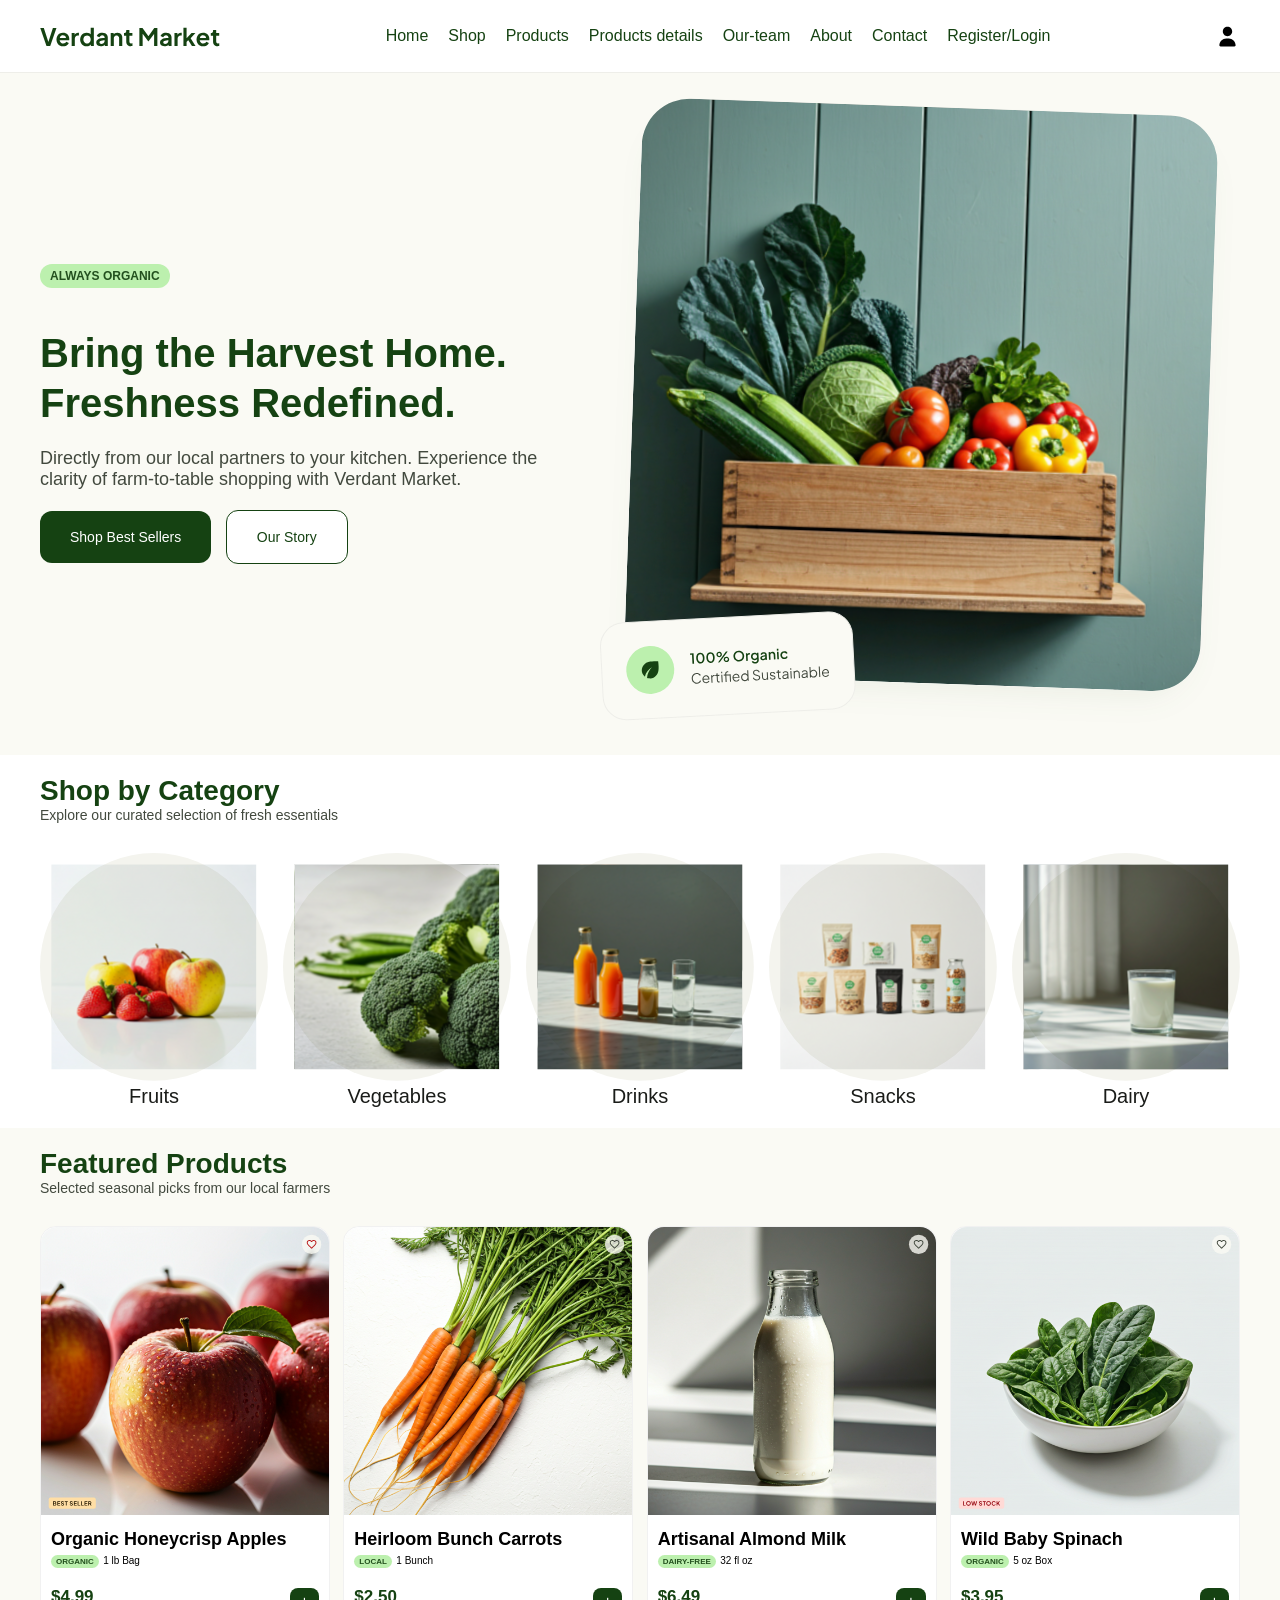
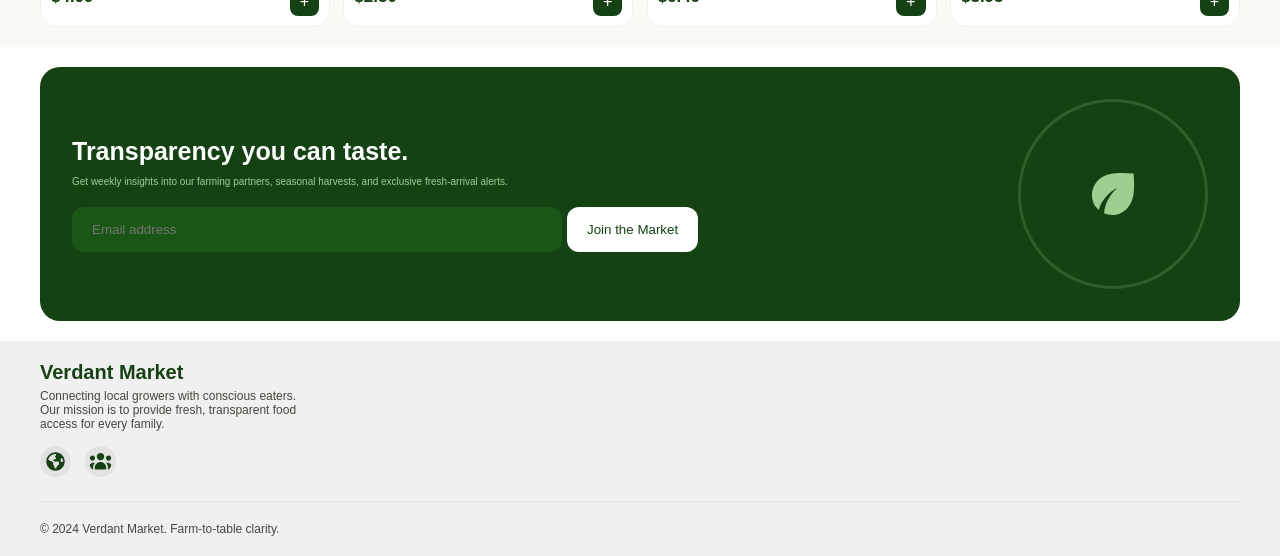
<file: index.html>
<!doctype html>
<html lang="en">
  <head>
    <meta charset="UTF-8" />
    <meta name="viewport" content="width=device-width, initial-scale=1.0" />
    <title>Document</title>
    <link rel="stylesheet" href="./style.css" />
    <link href="https://unpkg.com/aos@2.3.1/dist/aos.css" rel="stylesheet">
  </head>
  <body>
    <head>
      <section class="q">
        <img src="./img/logo.svg" alt="" class="e" />
        <div class="j2">
          <a href="./index.html" class="h2">Home</a>
          <a href="./shop.html" class="h2">Shop</a>
          <a href="./products.html" class="h2">Products</a>
          <a href="./products-details.html" class="h2">Products details</a>
          <a href="./our-teams.html" class="h2">Our-team</a>
          <a href="./about.html" class="h2">About</a>
          <a href="./contact.html" class="h2">Contact</a>
          <a href="./register.html" class="h2">Register/Login</a>
        </div>
        <div class="r">
          <svg
            class="l2"
            xmlns="http://www.w3.org/2000/svg"
            viewBox="0 0 640 640"
          >
            <!--!Font Awesome Free v7.2.0 by @fontawesome - https://fontawesome.com License - https://fontawesome.com/license/free Copyright 2026 Fonticons, Inc.-->
            <path
              fill="rgb(0, 0, 0)"
              d="M96 160C96 142.3 110.3 128 128 128L512 128C529.7 128 544 142.3 544 160C544 177.7 529.7 192 512 192L128 192C110.3 192 96 177.7 96 160zM96 320C96 302.3 110.3 288 128 288L512 288C529.7 288 544 302.3 544 320C544 337.7 529.7 352 512 352L128 352C110.3 352 96 337.7 96 320zM544 480C544 497.7 529.7 512 512 512L128 512C110.3 512 96 497.7 96 480C96 462.3 110.3 448 128 448L512 448C529.7 448 544 462.3 544 480z"
            />
          </svg>
          <svg
            class="y"
            xmlns="http://www.w3.org/2000/svg"
            viewBox="0 0 640 640"
          >
            <!--!Font Awesome Free v7.2.0 by @fontawesome - https://fontawesome.com License - https://fontawesome.com/license/free Copyright 2026 Fonticons, Inc.-->
            <path
              fill="rgb(0, 0, 0)"
              d="M320 312C386.3 312 440 258.3 440 192C440 125.7 386.3 72 320 72C253.7 72 200 125.7 200 192C200 258.3 253.7 312 320 312zM290.3 368C191.8 368 112 447.8 112 546.3C112 562.7 125.3 576 141.7 576L498.3 576C514.7 576 528 562.7 528 546.3C528 447.8 448.2 368 349.7 368L290.3 368z"
            />
          </svg>
        </div>
      </section>
    </head>
    <main>
      <section class="q s">
        <div>
          <p class="u">ALWAYS ORGANIC</p>
          <h3 class="i">
            Bring the Harvest Home. <br />
            Freshness Redefined.
          </h3>
          <h3 class="o">
            Directly from our local partners to your kitchen. Experience the
            <br />
            clarity of farm-to-table shopping with Verdant Market.
          </h3>
          <button class="p">Shop Best Sellers</button>
          <button class="p a">Our Story</button>
        </div>
        <div data-aos="fade-left">
          <img src="./img/img1.svg" class="z2" alt="" />
        </div>
      </section>
      <section class="d">
        <h3 class="f">Shop by Category</h3>
        <h3 class="g">Explore our curated selection of fresh essentials</h3>
        <div class="h">
          <div class="j">
            <img src="img/img2.svg" class="l" alt="" />
            <h3 class="k">Fruits</h3>
          </div>
          <div class="j">
            <img src="img/img3.svg" class="l" alt="" />
            <h3 class="k">Vegetables</h3>
          </div>
          <div class="j">
            <img src="img/img4.svg" class="l" alt="" />
            <h3 class="k">Drinks</h3>
          </div>
          <div class="j">
            <img src="img/img5.svg" class="l" alt="" />
            <h3 class="k">Snacks</h3>
          </div>
          <div class="j">
            <img src="img/img6.svg" class="l z" alt="" />
            <h3 class="k">Dairy</h3>
          </div>
        </div>
      </section>
      <section class="d x">
        <h3 class="f">Featured Products</h3>
        <h3 class="g">Selected seasonal picks from our local farmers</h3>
        <div class="h">
          <div class="c">
            <img src="./img/img7.svg" class="n" alt="" />
            <div class="v">
              <h3 class="b">Organic Honeycrisp Apples</h3>
              <p class="u m">ORGANIC</p>
              <p class="q2">1 lb Bag</p>
              <div class="x2">
              <p class="w2">$4.99</p>
              <p class="c2">+</p>
              </div>
            </div>
          </div>
          <div class="c">
            <img src="./img/img8.svg" class="n" alt="" />
            <div class="v">
              <h3 class="b">Heirloom Bunch Carrots</h3>
              <p class="u m">LOCAL</p>
              <p class="q2">1 Bunch</p>
              <div class="x2">
              <p class="w2">$2.50</p>
              <p class="c2">+</p>
              </div>
            </div>
          </div>
          <div class="c">
            <img src="./img/img9.svg" class="n" alt="" />
            <div class="v">
              <h3 class="b">Artisanal Almond Milk</h3>
              <p class="u m">DAIRY-FREE</p>
              <p class="q2">32 fl oz</p>
              <div class="x2">
              <p class="w2">$6.49</p>
              <p class="c2">+</p>
              </div>
            </div>
          </div>
          <div class="c">
            <img src="./img/img10.svg" class="n" alt="" />
            <div class="v">
              <h3 class="b">Wild Baby Spinach</h3>
              <p class="u m">ORGANIC</p>
              <p class="q2">5 oz Box</p>
              <div class="x2">
              <p class="w2">$3.95</p>
              <p class="c2">+</p>
              </div>
            </div>
          </div>
        </div>
      </section>
      <section class="d e2">
        <div class="r2">
          <div>
            <h3 class="t2">Transparency you can taste.</h3>
            <h3 class="y2">
              Get weekly insights into our farming partners, seasonal harvests,
              and exclusive fresh-arrival alerts.
            </h3>
            <div class="u2">
              <input type="email" class="i2" placeholder="Email address" />
              <button class="o2">Join the Market</button>
            </div>
          </div>
          <img src="./img/img11.svg" class="p2" alt="" />
        </div>
      </section>
    </main>
    <footer>
      <section class="d d2">
        <div>
          <h3 class="a2">Verdant Market</h3>
          <h3 class="s2">
            Connecting local growers with conscious eaters. <br />
            Our mission is to provide fresh, transparent food <br />
            access for every family.
          </h3>
          <svg
            class="f2"
            xmlns="http://www.w3.org/2000/svg"
            viewBox="0 0 640 640"
          >
            <!--!Font Awesome Free v7.2.0 by @fontawesome - https://fontawesome.com License - https://fontawesome.com/license/free Copyright 2026 Fonticons, Inc.-->
            <path
              fill="#154212"
              d="M119.7 263.7L150.6 294.6C156.6 300.6 164.7 304 173.2 304L194.7 304C203.2 304 211.3 307.4 217.3 313.4L246.6 342.7C252.6 348.7 256 356.8 256 365.3L256 402.8C256 411.3 259.4 419.4 265.4 425.4L278.7 438.7C284.7 444.7 288.1 452.8 288.1 461.3L288.1 480C288.1 497.7 302.4 512 320.1 512C337.8 512 352.1 497.7 352.1 480L352.1 477.3C352.1 468.8 355.5 460.7 361.5 454.7L406.8 409.4C412.8 403.4 416.2 395.3 416.2 386.8L416.2 352.1C416.2 334.4 401.9 320.1 384.2 320.1L301.5 320.1C293 320.1 284.9 316.7 278.9 310.7L262.9 294.7C258.7 290.5 256.3 284.7 256.3 278.7C256.3 266.2 266.4 256.1 278.9 256.1L313.6 256.1C326.1 256.1 336.2 246 336.2 233.5C336.2 227.5 333.8 221.7 329.6 217.5L309.9 197.8C306 194 304 189.1 304 184C304 178.9 306 174 309.7 170.3L327 153C332.8 147.2 336.1 139.3 336.1 131.1C336.1 123.9 333.7 117.4 329.7 112.2C326.5 112.1 323.3 112 320.1 112C224.7 112 144.4 176.2 119.8 263.7zM528 320C528 285.4 519.6 252.8 504.6 224.2C498.2 225.1 491.9 228.1 486.7 233.3L473.3 246.7C467.3 252.7 463.9 260.8 463.9 269.3L463.9 304C463.9 321.7 478.2 336 495.9 336L520 336C522.5 336 525 335.7 527.3 335.2C527.7 330.2 527.8 325.1 527.8 320zM64 320C64 178.6 178.6 64 320 64C461.4 64 576 178.6 576 320C576 461.4 461.4 576 320 576C178.6 576 64 461.4 64 320z"
            />
          </svg>
          <svg
            class="f2 g2"
            xmlns="http://www.w3.org/2000/svg"
            viewBox="0 0 640 640"
          >
            <!--!Font Awesome Free v7.2.0 by @fontawesome - https://fontawesome.com License - https://fontawesome.com/license/free Copyright 2026 Fonticons, Inc.-->
            <path
              fill="#154212"
              d="M320 80C377.4 80 424 126.6 424 184C424 241.4 377.4 288 320 288C262.6 288 216 241.4 216 184C216 126.6 262.6 80 320 80zM96 152C135.8 152 168 184.2 168 224C168 263.8 135.8 296 96 296C56.2 296 24 263.8 24 224C24 184.2 56.2 152 96 152zM0 480C0 409.3 57.3 352 128 352C140.8 352 153.2 353.9 164.9 357.4C132 394.2 112 442.8 112 496L112 512C112 523.4 114.4 534.2 118.7 544L32 544C14.3 544 0 529.7 0 512L0 480zM521.3 544C525.6 534.2 528 523.4 528 512L528 496C528 442.8 508 394.2 475.1 357.4C486.8 353.9 499.2 352 512 352C582.7 352 640 409.3 640 480L640 512C640 529.7 625.7 544 608 544L521.3 544zM472 224C472 184.2 504.2 152 544 152C583.8 152 616 184.2 616 224C616 263.8 583.8 296 544 296C504.2 296 472 263.8 472 224zM160 496C160 407.6 231.6 336 320 336C408.4 336 480 407.6 480 496L480 512C480 529.7 465.7 544 448 544L192 544C174.3 544 160 529.7 160 512L160 496z"
            />
          </svg>
        </div>
        <h3 class="k2">© 2024 Verdant Market. Farm-to-table clarity.</h3>
      </section>
    </footer>
    <script src="https://unpkg.com/aos@2.3.1/dist/aos.js"></script>
    <script>
  AOS.init();
</script>
  </body>
</html>
</file>
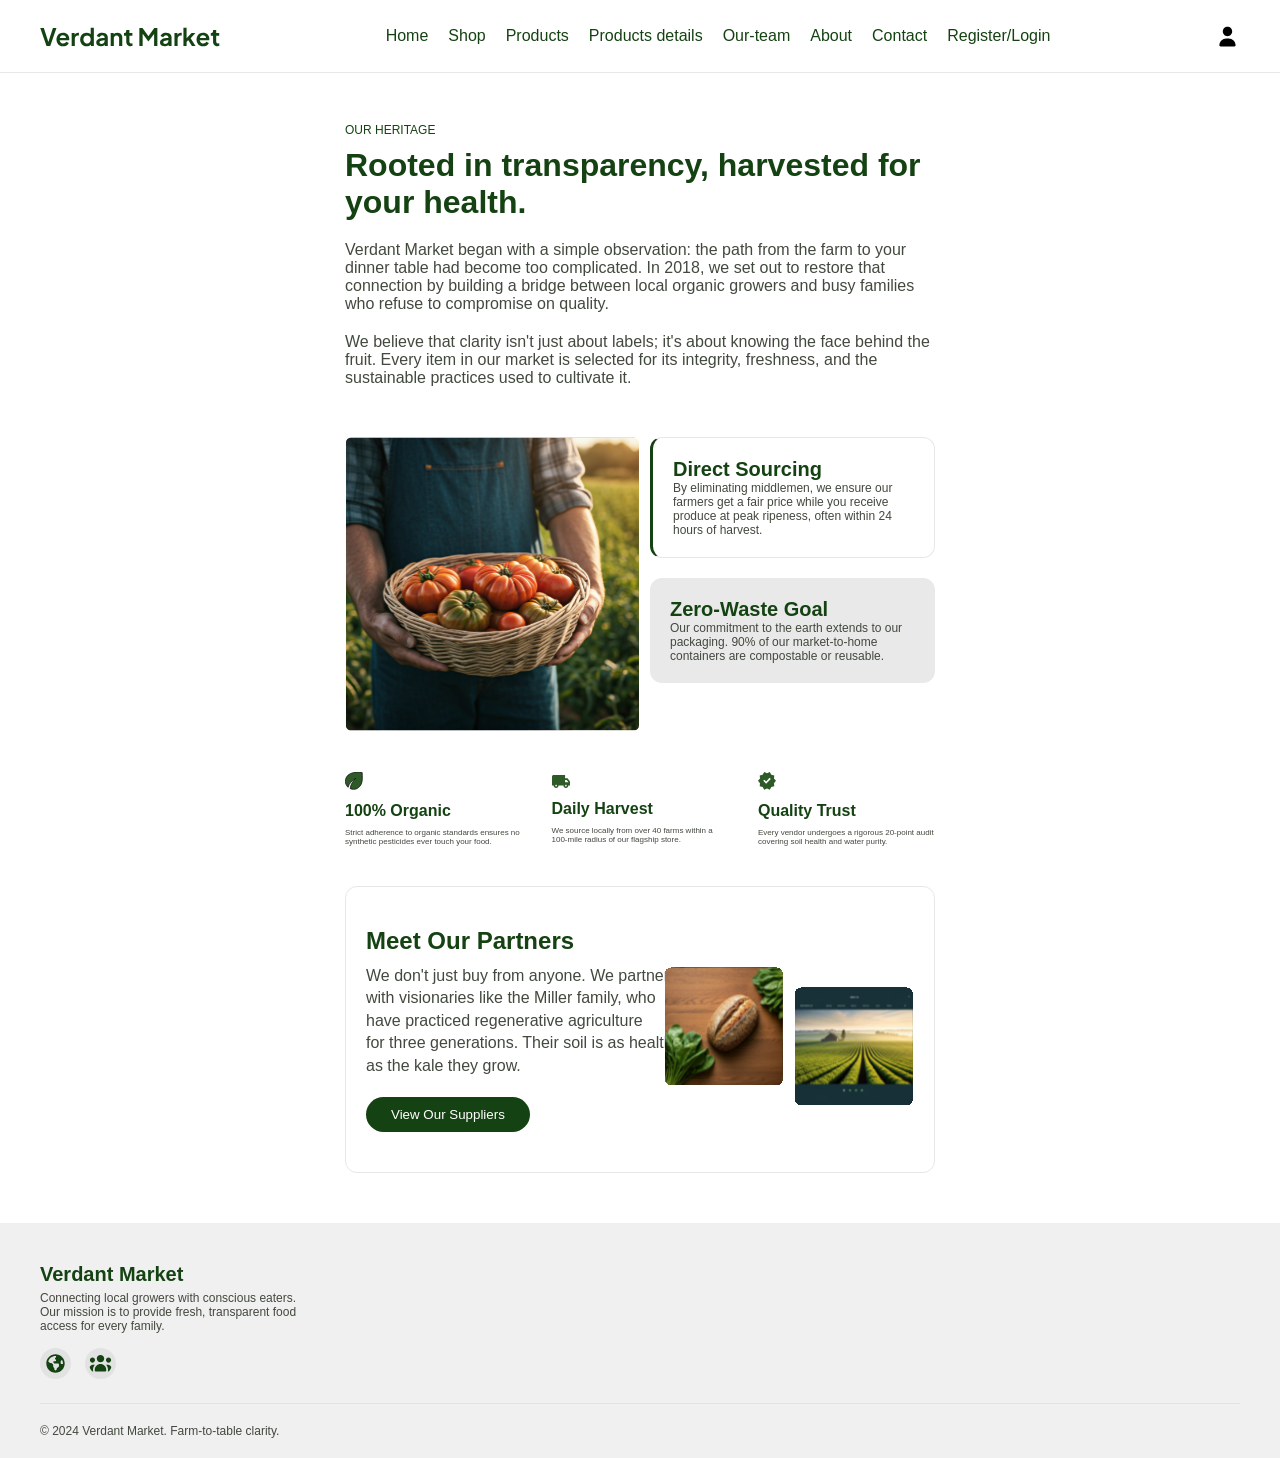
<file: about.html>
<!doctype html>
<html lang="en">
  <head>
    <meta charset="UTF-8" />
    <meta name="viewport" content="width=device-width, initial-scale=1.0" />
    <title>Document</title>
    <link rel="stylesheet" href="./about.css" />
    <link href="https://unpkg.com/aos@2.3.1/dist/aos.css" rel="stylesheet">
  </head>
  <body>
    <head>
      <section class="q">
        <img src="./img/logo.svg" alt="" class="e" />
        <div class="j2">
          <a href="./index.html" class="h2">Home</a>
          <a href="./shop.html" class="h2">Shop</a>
          <a href="./products.html" class="h2">Products</a>
          <a href="./products-details.html" class="h2">Products details</a>
          <a href="./our-teams.html" class="h2">Our-team</a>
          <a href="./about.html" class="h2">About</a>
          <a href="./contact.html" class="h2">Contact</a>
          <a href="./register.html" class="h2">Register/Login</a>
        </div>
        <div class="r">
          <svg
            class="l2"
            xmlns="http://www.w3.org/2000/svg"
            viewBox="0 0 640 640"
          >
            <!--!Font Awesome Free v7.2.0 by @fontawesome - https://fontawesome.com License - https://fontawesome.com/license/free Copyright 2026 Fonticons, Inc.-->
            <path
              fill="rgb(0, 0, 0)"
              d="M96 160C96 142.3 110.3 128 128 128L512 128C529.7 128 544 142.3 544 160C544 177.7 529.7 192 512 192L128 192C110.3 192 96 177.7 96 160zM96 320C96 302.3 110.3 288 128 288L512 288C529.7 288 544 302.3 544 320C544 337.7 529.7 352 512 352L128 352C110.3 352 96 337.7 96 320zM544 480C544 497.7 529.7 512 512 512L128 512C110.3 512 96 497.7 96 480C96 462.3 110.3 448 128 448L512 448C529.7 448 544 462.3 544 480z"
            />
          </svg>
          <svg
            class="y"
            xmlns="http://www.w3.org/2000/svg"
            viewBox="0 0 640 640"
          >
            <!--!Font Awesome Free v7.2.0 by @fontawesome - https://fontawesome.com License - https://fontawesome.com/license/free Copyright 2026 Fonticons, Inc.-->
            <path
              fill="rgb(0, 0, 0)"
              d="M320 312C386.3 312 440 258.3 440 192C440 125.7 386.3 72 320 72C253.7 72 200 125.7 200 192C200 258.3 253.7 312 320 312zM290.3 368C191.8 368 112 447.8 112 546.3C112 562.7 125.3 576 141.7 576L498.3 576C514.7 576 528 562.7 528 546.3C528 447.8 448.2 368 349.7 368L290.3 368z"
            />
          </svg>
        </div>
      </section>
    </head>
    <main>
      <section class="u">
        <div class="i">
          <h3 class="o">OUR HERITAGE</h3>
          <h3 class="p">
            Rooted in transparency, harvested for <br class="r2" />
            your health.
          </h3>
          <h3 class="a">
            Verdant Market began with a simple observation: the path from the
            farm to your dinner table had become too complicated. In 2018, we
            set out to restore that connection by building a bridge between
            local organic growers and busy families who refuse to compromise on
            quality.
          </h3>
          <h3 class="a">
            We believe that clarity isn't just about labels; it's about knowing
            the face behind the fruit. Every item in our market is selected for
            its integrity, freshness, and the sustainable practices used to
            cultivate it.
          </h3>
          <div class="s">
            <img src="./img/img37.svg" class="d" alt="" />
            <div>
              <div class="f">
                <h3 class="g">Direct Sourcing</h3>
                <h3 class="h">
                  By eliminating middlemen, we ensure our farmers get a fair
                  price while you receive produce at peak ripeness, often within
                  24 hours of harvest.
                </h3>
              </div>
              <div class="f j">
                <h3 class="g">Zero-Waste Goal</h3>
                <h3 class="h">
                  Our commitment to the earth extends to our packaging. 90% of
                  our market-to-home containers are compostable or reusable.
                </h3>
              </div>
            </div>
          </div>
          <div class="z">
            <div class="l">
              <img src="./img/lcon1.svg" alt="" class="k" />
              <h3 class="x">100% Organic</h3>
              <h3 class="c">
                Strict adherence to organic standards ensures no synthetic
                pesticides ever touch your food.
              </h3>
            </div>
            <div class="l">
              <img src="./img/lcon2.svg" alt="" class="k" />
              <h3 class="x">Daily Harvest</h3>
              <h3 class="c">
                We source locally from over 40 farms within a 100-mile radius of
                our flagship store.
              </h3>
            </div>
            <div class="l">
              <img src="./img/lcon3.svg" alt="" class="k" />
              <h3 class="x">Quality Trust</h3>
              <h3 class="c">
                Every vendor undergoes a rigorous 20-point audit covering soil
                health and water purity.
              </h3>
            </div>
          </div>
          <div class="v">
            <h3 class="b">Meet Our Partners</h3>
            <h3 class="n">
              We don't just buy from anyone. We partner <br> with visionaries 
              like the Miller family, who <br> have practiced regenerative
              agriculture <br> for three generations. Their soil is as healthy <br> as
              the kale they grow.
            </h3>
            <button class="m">View Our Suppliers</button>
            <img src="./img/img38.svg" class="q2 e2" alt="">
            <img src="./img/img39.svg" class="q2 w2" alt="">
          </div>
        </div>
      </section>
    </main>
    <footer>
      <section class="d2">
        <div>
          <h3 class="a2">Verdant Market</h3>
          <h3 class="s2">
            Connecting local growers with conscious eaters. <br />
            Our mission is to provide fresh, transparent food <br />
            access for every family.
          </h3>
          <svg
            class="f2"
            xmlns="http://www.w3.org/2000/svg"
            viewBox="0 0 640 640"
          >
            <!--!Font Awesome Free v7.2.0 by @fontawesome - https://fontawesome.com License - https://fontawesome.com/license/free Copyright 2026 Fonticons, Inc.-->
            <path
              fill="#154212"
              d="M119.7 263.7L150.6 294.6C156.6 300.6 164.7 304 173.2 304L194.7 304C203.2 304 211.3 307.4 217.3 313.4L246.6 342.7C252.6 348.7 256 356.8 256 365.3L256 402.8C256 411.3 259.4 419.4 265.4 425.4L278.7 438.7C284.7 444.7 288.1 452.8 288.1 461.3L288.1 480C288.1 497.7 302.4 512 320.1 512C337.8 512 352.1 497.7 352.1 480L352.1 477.3C352.1 468.8 355.5 460.7 361.5 454.7L406.8 409.4C412.8 403.4 416.2 395.3 416.2 386.8L416.2 352.1C416.2 334.4 401.9 320.1 384.2 320.1L301.5 320.1C293 320.1 284.9 316.7 278.9 310.7L262.9 294.7C258.7 290.5 256.3 284.7 256.3 278.7C256.3 266.2 266.4 256.1 278.9 256.1L313.6 256.1C326.1 256.1 336.2 246 336.2 233.5C336.2 227.5 333.8 221.7 329.6 217.5L309.9 197.8C306 194 304 189.1 304 184C304 178.9 306 174 309.7 170.3L327 153C332.8 147.2 336.1 139.3 336.1 131.1C336.1 123.9 333.7 117.4 329.7 112.2C326.5 112.1 323.3 112 320.1 112C224.7 112 144.4 176.2 119.8 263.7zM528 320C528 285.4 519.6 252.8 504.6 224.2C498.2 225.1 491.9 228.1 486.7 233.3L473.3 246.7C467.3 252.7 463.9 260.8 463.9 269.3L463.9 304C463.9 321.7 478.2 336 495.9 336L520 336C522.5 336 525 335.7 527.3 335.2C527.7 330.2 527.8 325.1 527.8 320zM64 320C64 178.6 178.6 64 320 64C461.4 64 576 178.6 576 320C576 461.4 461.4 576 320 576C178.6 576 64 461.4 64 320z"
            />
          </svg>
          <svg
            class="f2 g2"
            xmlns="http://www.w3.org/2000/svg"
            viewBox="0 0 640 640"
          >
            <!--!Font Awesome Free v7.2.0 by @fontawesome - https://fontawesome.com License - https://fontawesome.com/license/free Copyright 2026 Fonticons, Inc.-->
            <path
              fill="#154212"
              d="M320 80C377.4 80 424 126.6 424 184C424 241.4 377.4 288 320 288C262.6 288 216 241.4 216 184C216 126.6 262.6 80 320 80zM96 152C135.8 152 168 184.2 168 224C168 263.8 135.8 296 96 296C56.2 296 24 263.8 24 224C24 184.2 56.2 152 96 152zM0 480C0 409.3 57.3 352 128 352C140.8 352 153.2 353.9 164.9 357.4C132 394.2 112 442.8 112 496L112 512C112 523.4 114.4 534.2 118.7 544L32 544C14.3 544 0 529.7 0 512L0 480zM521.3 544C525.6 534.2 528 523.4 528 512L528 496C528 442.8 508 394.2 475.1 357.4C486.8 353.9 499.2 352 512 352C582.7 352 640 409.3 640 480L640 512C640 529.7 625.7 544 608 544L521.3 544zM472 224C472 184.2 504.2 152 544 152C583.8 152 616 184.2 616 224C616 263.8 583.8 296 544 296C504.2 296 472 263.8 472 224zM160 496C160 407.6 231.6 336 320 336C408.4 336 480 407.6 480 496L480 512C480 529.7 465.7 544 448 544L192 544C174.3 544 160 529.7 160 512L160 496z"
            />
          </svg>
        </div>
        <h3 class="k2">© 2024 Verdant Market. Farm-to-table clarity.</h3>
      </section>
    </footer>
    <script src="https://unpkg.com/aos@2.3.1/dist/aos.js"></script>
    <script>
  AOS.init();
</script>
  </body>
</html>
</file>
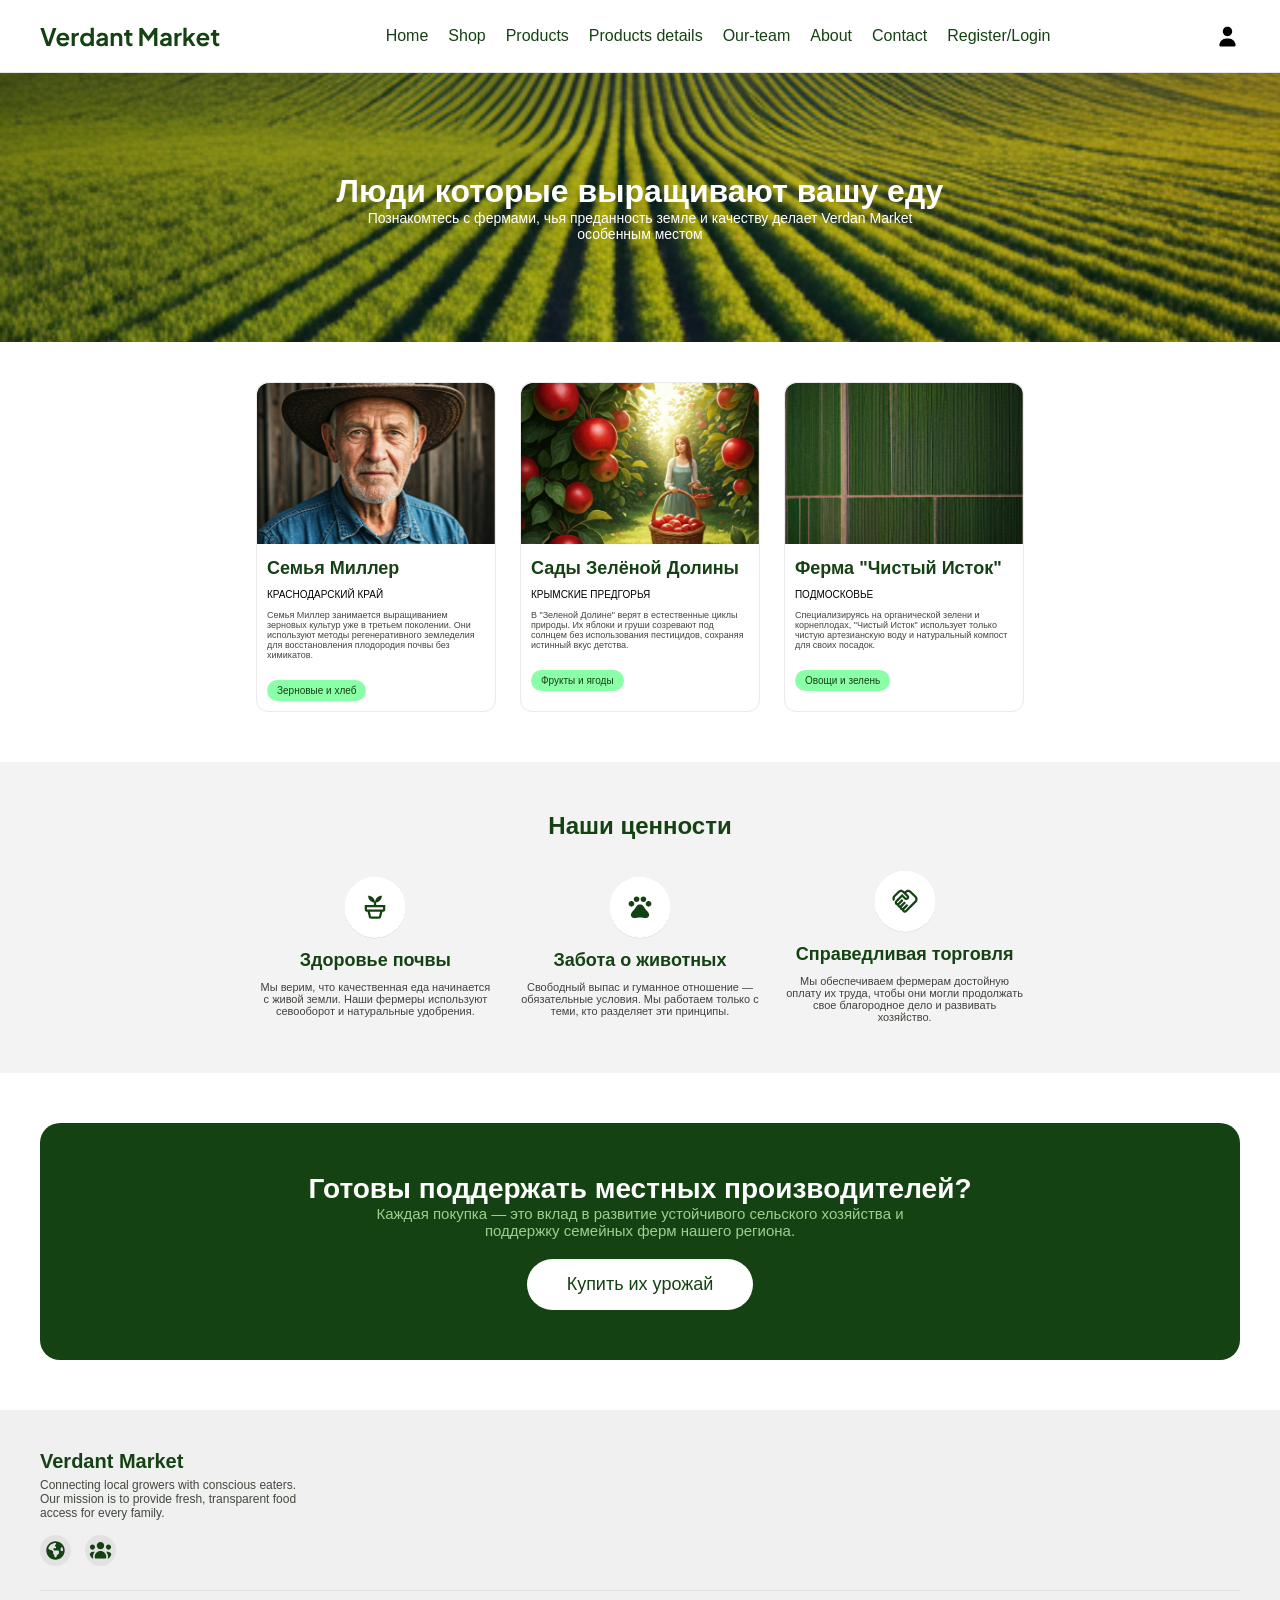
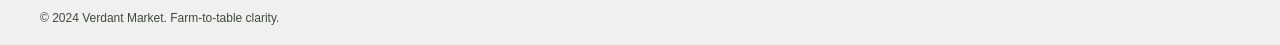
<file: our-teams.html>
<!doctype html>
<html lang="en">
  <head>
    <meta charset="UTF-8" />
    <meta name="viewport" content="width=device-width, initial-scale=1.0" />
    <title>Document</title>
    <link rel="stylesheet" href="./our-teams.css" />
    <link href="https://unpkg.com/aos@2.3.1/dist/aos.css" rel="stylesheet">
  </head>
  <body>
    <head>
      <section class="q">
        <img src="./img/logo.svg" alt="" class="e" />
        <div class="j2">
          <a href="./index.html" class="h2">Home</a>
          <a href="./shop.html" class="h2">Shop</a>
          <a href="./products.html" class="h2">Products</a>
          <a href="./products-details.html" class="h2">Products details</a>
          <a href="./our-teams.html" class="h2">Our-team</a>
          <a href="./about.html" class="h2">About</a>
          <a href="./contact.html" class="h2">Contact</a>
          <a href="./register.html" class="h2">Register/Login</a>
        </div>
        <div class="r">
          <svg
            class="l2"
            xmlns="http://www.w3.org/2000/svg"
            viewBox="0 0 640 640"
          >
            <!--!Font Awesome Free v7.2.0 by @fontawesome - https://fontawesome.com License - https://fontawesome.com/license/free Copyright 2026 Fonticons, Inc.-->
            <path
              fill="rgb(0, 0, 0)"
              d="M96 160C96 142.3 110.3 128 128 128L512 128C529.7 128 544 142.3 544 160C544 177.7 529.7 192 512 192L128 192C110.3 192 96 177.7 96 160zM96 320C96 302.3 110.3 288 128 288L512 288C529.7 288 544 302.3 544 320C544 337.7 529.7 352 512 352L128 352C110.3 352 96 337.7 96 320zM544 480C544 497.7 529.7 512 512 512L128 512C110.3 512 96 497.7 96 480C96 462.3 110.3 448 128 448L512 448C529.7 448 544 462.3 544 480z"
            />
          </svg>
          <svg
            class="y"
            xmlns="http://www.w3.org/2000/svg"
            viewBox="0 0 640 640"
          >
            <!--!Font Awesome Free v7.2.0 by @fontawesome - https://fontawesome.com License - https://fontawesome.com/license/free Copyright 2026 Fonticons, Inc.-->
            <path
              fill="rgb(0, 0, 0)"
              d="M320 312C386.3 312 440 258.3 440 192C440 125.7 386.3 72 320 72C253.7 72 200 125.7 200 192C200 258.3 253.7 312 320 312zM290.3 368C191.8 368 112 447.8 112 546.3C112 562.7 125.3 576 141.7 576L498.3 576C514.7 576 528 562.7 528 546.3C528 447.8 448.2 368 349.7 368L290.3 368z"
            />
          </svg>
        </div>
      </section>
    </head>
    <main>
      <section class="u">
        <h3 class="i">Люди которые выращивают вашу еду</h3>
        <h3 class="o">
          Познакомтесь с фермами, чья преданность земле и качеству делает Verdan
          Market <br />
          особенным местом
        </h3>
      </section>
      <section class="p">
        <div class="a">
          <div class="d">
            <img src="img/img41.svg" class="s" alt="" />
            <div class="f">
              <h3 class="g">Семья Миллер</h3>
              <h3 class="h">КРАСНОДАРСКИЙ КРАЙ</h3>
              <h3 class="j">
                Семья Миллер занимается выращиванием зерновых культур уже в
                третьем поколении. Они используют методы регенеративного
                земледелия для восстановления плодородия почвы без химикатов.
              </h3>
              <p class="k">Зерновые и хлеб</p>
            </div>
          </div>
          <div class="d">
            <img src="img/img42.svg" class="s" alt="" />
            <div class="f">
              <h3 class="g">Сады Зелёной Долины</h3>
              <h3 class="h">КРЫМСКИЕ ПРЕДГОРЬЯ</h3>
              <h3 class="j">
                В "Зеленой Долине" верят в естественные циклы природы. Их яблоки
                и груши созревают под солнцем без использования пестицидов,
                сохраняя истинный вкус детства.
              </h3>
              <p class="k">Фрукты и ягоды</p>
            </div>
          </div>
          <div class="d">
            <img src="img/img43.svg" class="s" alt="" />
            <div class="f">
              <h3 class="g">Ферма "Чистый Исток"</h3>
              <h3 class="h">ПОДМОСКОВЬЕ</h3>
              <h3 class="j">
                Специализируясь на органической зелени и корнеплодах, "Чистый
                Исток" использует только чистую артезианскую воду и натуральный
                компост для своих посадок.
              </h3>
              <p class="k">Овощи и зелень</p>
            </div>
          </div>
        </div>
      </section>
      <section class="l">
        <h3 class="z">Наши ценности</h3>
        <div class="x">
          <div class="c">
            <svg
              class="z2"
              width="64"
              height="84"
              viewBox="0 0 84 84"
              fill="none"
              xmlns="http://www.w3.org/2000/svg"
            >
              <g filter="url(#filter0_d_65_60)">
                <rect
                  x="2"
                  y="1"
                  width="80"
                  height="80"
                  rx="40"
                  fill="white"
                  shape-rendering="crispEdges"
                />
                <path
                  d="M36.825 53H47.175L48.675 47H35.325L36.825 53ZM36.825 56C36.125 56 35.5125 55.7875 34.9875 55.3625C34.4625 54.9375 34.1125 54.3875 33.9375 53.7125L32.25 47H51.75L50.0625 53.7125C49.8875 54.3875 49.5375 54.9375 49.0125 55.3625C48.4875 55.7875 47.875 56 47.175 56H36.825ZM31.5 44H52.5V41H31.5V44ZM42 35C42 32.5 42.875 30.375 44.625 28.625C46.375 26.875 48.5 26 51 26C51 28.25 50.2875 30.2 48.8625 31.85C47.4375 33.5 45.65 34.5 43.5 34.85V38H55.5V44C55.5 44.825 55.2062 45.5312 54.6187 46.1187C54.0312 46.7062 53.325 47 52.5 47H31.5C30.675 47 29.9688 46.7062 29.3813 46.1187C28.7938 45.5312 28.5 44.825 28.5 44V38H40.5V34.85C38.35 34.5 36.5625 33.5 35.1375 31.85C33.7125 30.2 33 28.25 33 26C35.5 26 37.625 26.875 39.375 28.625C41.125 30.375 42 32.5 42 35Z"
                  fill="#154212"
                />
              </g>
              <defs>
                <filter
                  id="filter0_d_65_60"
                  x="0"
                  y="0"
                  width="84"
                  height="84"
                  filterUnits="userSpaceOnUse"
                  color-interpolation-filters="sRGB"
                >
                  <feFlood flood-opacity="0" result="BackgroundImageFix" />
                  <feColorMatrix
                    in="SourceAlpha"
                    type="matrix"
                    values="0 0 0 0 0 0 0 0 0 0 0 0 0 0 0 0 0 0 127 0"
                    result="hardAlpha"
                  />
                  <feOffset dy="1" />
                  <feGaussianBlur stdDeviation="1" />
                  <feComposite in2="hardAlpha" operator="out" />
                  <feColorMatrix
                    type="matrix"
                    values="0 0 0 0 0 0 0 0 0 0 0 0 0 0 0 0 0 0 0.05 0"
                  />
                  <feBlend
                    mode="normal"
                    in2="BackgroundImageFix"
                    result="effect1_dropShadow_65_60"
                  />
                  <feBlend
                    mode="normal"
                    in="SourceGraphic"
                    in2="effect1_dropShadow_65_60"
                    result="shape"
                  />
                </filter>
              </defs>
            </svg>
            <h3 class="v">Здоровье почвы</h3>
            <h3 class="b">
              Мы верим, что качественная еда начинается с живой земли. Наши
              фермеры используют севооборот и натуральные удобрения.
            </h3>
          </div>
          <div class="c">
            <svg
              class="z2"
              width="64"
              height="84"
              viewBox="0 0 84 84"
              fill="none"
              xmlns="http://www.w3.org/2000/svg"
            >
              <g filter="url(#filter0_d_65_68)">
                <rect
                  x="2"
                  y="1"
                  width="80"
                  height="80"
                  rx="40"
                  fill="white"
                  shape-rendering="crispEdges"
                />
                <path
                  d="M30.75 40.25C29.7 40.25 28.8125 39.8875 28.0875 39.1625C27.3625 38.4375 27 37.55 27 36.5C27 35.45 27.3625 34.5625 28.0875 33.8375C28.8125 33.1125 29.7 32.75 30.75 32.75C31.8 32.75 32.6875 33.1125 33.4125 33.8375C34.1375 34.5625 34.5 35.45 34.5 36.5C34.5 37.55 34.1375 38.4375 33.4125 39.1625C32.6875 39.8875 31.8 40.25 30.75 40.25ZM37.5 34.25C36.45 34.25 35.5625 33.8875 34.8375 33.1625C34.1125 32.4375 33.75 31.55 33.75 30.5C33.75 29.45 34.1125 28.5625 34.8375 27.8375C35.5625 27.1125 36.45 26.75 37.5 26.75C38.55 26.75 39.4375 27.1125 40.1625 27.8375C40.8875 28.5625 41.25 29.45 41.25 30.5C41.25 31.55 40.8875 32.4375 40.1625 33.1625C39.4375 33.8875 38.55 34.25 37.5 34.25ZM46.5 34.25C45.45 34.25 44.5625 33.8875 43.8375 33.1625C43.1125 32.4375 42.75 31.55 42.75 30.5C42.75 29.45 43.1125 28.5625 43.8375 27.8375C44.5625 27.1125 45.45 26.75 46.5 26.75C47.55 26.75 48.4375 27.1125 49.1625 27.8375C49.8875 28.5625 50.25 29.45 50.25 30.5C50.25 31.55 49.8875 32.4375 49.1625 33.1625C48.4375 33.8875 47.55 34.25 46.5 34.25ZM53.25 40.25C52.2 40.25 51.3125 39.8875 50.5875 39.1625C49.8625 38.4375 49.5 37.55 49.5 36.5C49.5 35.45 49.8625 34.5625 50.5875 33.8375C51.3125 33.1125 52.2 32.75 53.25 32.75C54.3 32.75 55.1875 33.1125 55.9125 33.8375C56.6375 34.5625 57 35.45 57 36.5C57 37.55 56.6375 38.4375 55.9125 39.1625C55.1875 39.8875 54.3 40.25 53.25 40.25ZM33.975 55.25C32.85 55.25 31.9062 54.8187 31.1438 53.9562C30.3813 53.0938 30 52.075 30 50.9C30 49.6 30.4438 48.4625 31.3313 47.4875C32.2188 46.5125 33.1 45.55 33.975 44.6C34.7 43.825 35.325 42.9813 35.85 42.0688C36.375 41.1562 37 40.3 37.725 39.5C38.275 38.85 38.9125 38.3125 39.6375 37.8875C40.3625 37.4625 41.15 37.25 42 37.25C42.85 37.25 43.6375 37.45 44.3625 37.85C45.0875 38.25 45.725 38.775 46.275 39.425C46.975 40.225 47.5938 41.0875 48.1313 42.0125C48.6688 42.9375 49.3 43.8 50.025 44.6C50.9 45.55 51.7812 46.5125 52.6688 47.4875C53.5563 48.4625 54 49.6 54 50.9C54 52.075 53.6188 53.0938 52.8563 53.9562C52.0938 54.8187 51.15 55.25 50.025 55.25C48.675 55.25 47.3375 55.1375 46.0125 54.9125C44.6875 54.6875 43.35 54.575 42 54.575C40.65 54.575 39.3125 54.6875 37.9875 54.9125C36.6625 55.1375 35.325 55.25 33.975 55.25Z"
                  fill="#154212"
                />
              </g>
              <defs>
                <filter
                  id="filter0_d_65_68"
                  x="0"
                  y="0"
                  width="84"
                  height="84"
                  filterUnits="userSpaceOnUse"
                  color-interpolation-filters="sRGB"
                >
                  <feFlood flood-opacity="0" result="BackgroundImageFix" />
                  <feColorMatrix
                    in="SourceAlpha"
                    type="matrix"
                    values="0 0 0 0 0 0 0 0 0 0 0 0 0 0 0 0 0 0 127 0"
                    result="hardAlpha"
                  />
                  <feOffset dy="1" />
                  <feGaussianBlur stdDeviation="1" />
                  <feComposite in2="hardAlpha" operator="out" />
                  <feColorMatrix
                    type="matrix"
                    values="0 0 0 0 0 0 0 0 0 0 0 0 0 0 0 0 0 0 0.05 0"
                  />
                  <feBlend
                    mode="normal"
                    in2="BackgroundImageFix"
                    result="effect1_dropShadow_65_68"
                  />
                  <feBlend
                    mode="normal"
                    in="SourceGraphic"
                    in2="effect1_dropShadow_65_68"
                    result="shape"
                  />
                </filter>
              </defs>
            </svg>

            <h3 class="v">Забота о животных</h3>
            <h3 class="b">
              Свободный выпас и гуманное отношение — обязательные условия. Мы
              работаем только с теми, кто разделяет эти принципы.
            </h3>
          </div>
          <div class="c">
            <svg
              class="z2"
              width="64"
              height="84"
              viewBox="0 0 84 84"
              fill="none"
              xmlns="http://www.w3.org/2000/svg"
            >
              <g filter="url(#filter0_d_65_76)">
                <rect
                  x="2"
                  y="1"
                  width="80"
                  height="80"
                  rx="40"
                  fill="white"
                  shape-rendering="crispEdges"
                />
                <path
                  d="M41.8197 53C41.9197 53 42.0197 52.975 42.1197 52.925C42.2197 52.875 42.2947 52.825 42.3447 52.775L54.6447 40.475C54.9447 40.175 55.1634 39.8375 55.3009 39.4625C55.4384 39.0875 55.5072 38.7125 55.5072 38.3375C55.5072 37.9375 55.4384 37.5563 55.3009 37.1938C55.1634 36.8313 54.9447 36.5125 54.6447 36.2375L48.2697 29.8625C47.9947 29.5625 47.6759 29.3438 47.3134 29.2062C46.9509 29.0687 46.5697 29 46.1697 29C45.7947 29 45.4197 29.0687 45.0447 29.2062C44.6697 29.3438 44.3322 29.5625 44.0322 29.8625L43.6197 30.275L46.3947 33.0875C46.7697 33.4375 47.0447 33.8375 47.2197 34.2875C47.3947 34.7375 47.4822 35.2125 47.4822 35.7125C47.4822 36.7625 47.1259 37.6438 46.4134 38.3562C45.7009 39.0687 44.8197 39.425 43.7697 39.425C43.2697 39.425 42.7884 39.3375 42.3259 39.1625C41.8634 38.9875 41.4572 38.725 41.1072 38.375L38.2947 35.6L31.7322 42.1625C31.6572 42.2375 31.6009 42.3188 31.5634 42.4062C31.5259 42.4937 31.5072 42.5875 31.5072 42.6875C31.5072 42.8875 31.5822 43.0688 31.7322 43.2313C31.8822 43.3938 32.0572 43.475 32.2572 43.475C32.3572 43.475 32.4572 43.45 32.5572 43.4C32.6572 43.35 32.7322 43.3 32.7822 43.25L37.8822 38.15L39.9822 40.25L34.9197 45.35C34.8447 45.425 34.7884 45.5063 34.7509 45.5938C34.7134 45.6812 34.6947 45.775 34.6947 45.875C34.6947 46.075 34.7697 46.25 34.9197 46.4C35.0697 46.55 35.2447 46.625 35.4447 46.625C35.5447 46.625 35.6447 46.6 35.7447 46.55C35.8447 46.5 35.9197 46.45 35.9697 46.4L41.0697 41.3375L43.1697 43.4375L38.1072 48.5375C38.0322 48.5875 37.9759 48.6625 37.9384 48.7625C37.9009 48.8625 37.8822 48.9625 37.8822 49.0625C37.8822 49.2625 37.9572 49.4375 38.1072 49.5875C38.2572 49.7375 38.4322 49.8125 38.6322 49.8125C38.7322 49.8125 38.8259 49.7938 38.9134 49.7563C39.0009 49.7188 39.0822 49.6625 39.1572 49.5875L44.2572 44.525L46.3572 46.625L41.2572 51.725C41.1822 51.8 41.1259 51.8813 41.0884 51.9688C41.0509 52.0562 41.0322 52.15 41.0322 52.25C41.0322 52.45 41.1134 52.625 41.2759 52.775C41.4384 52.925 41.6197 53 41.8197 53ZM41.7822 56C40.8572 56 40.0384 55.6937 39.3259 55.0812C38.6134 54.4688 38.1947 53.7 38.0697 52.775C37.2197 52.65 36.5072 52.3 35.9322 51.725C35.3572 51.15 35.0072 50.4375 34.8822 49.5875C34.0322 49.4625 33.3259 49.1062 32.7634 48.5187C32.2009 47.9312 31.8572 47.225 31.7322 46.4C30.7822 46.275 30.0072 45.8625 29.4072 45.1625C28.8072 44.4625 28.5072 43.6375 28.5072 42.6875C28.5072 42.1875 28.6009 41.7062 28.7884 41.2437C28.9759 40.7812 29.2447 40.375 29.5947 40.025L38.2947 31.3625L43.2072 36.275C43.2572 36.35 43.3322 36.4062 43.4322 36.4438C43.5322 36.4813 43.6322 36.5 43.7322 36.5C43.9572 36.5 44.1447 36.4312 44.2947 36.2937C44.4447 36.1562 44.5197 35.975 44.5197 35.75C44.5197 35.65 44.5009 35.55 44.4634 35.45C44.4259 35.35 44.3697 35.275 44.2947 35.225L38.9322 29.8625C38.6572 29.5625 38.3384 29.3438 37.9759 29.2062C37.6134 29.0687 37.2322 29 36.8322 29C36.4572 29 36.0822 29.0687 35.7072 29.2062C35.3322 29.3438 34.9947 29.5625 34.6947 29.8625L29.4072 35.1875C29.1822 35.4125 28.9947 35.675 28.8447 35.975C28.6947 36.275 28.5947 36.575 28.5447 36.875C28.4947 37.175 28.4947 37.4812 28.5447 37.7937C28.5947 38.1062 28.6947 38.4 28.8447 38.675L26.6697 40.85C26.2447 40.275 25.9322 39.6438 25.7322 38.9563C25.5322 38.2688 25.4572 37.575 25.5072 36.875C25.5572 36.175 25.7322 35.4938 26.0322 34.8313C26.3322 34.1687 26.7447 33.575 27.2697 33.05L32.5572 27.7625C33.1572 27.1875 33.8259 26.75 34.5634 26.45C35.3009 26.15 36.0572 26 36.8322 26C37.6072 26 38.3634 26.15 39.1009 26.45C39.8384 26.75 40.4947 27.1875 41.0697 27.7625L41.4822 28.175L41.8947 27.7625C42.4947 27.1875 43.1634 26.75 43.9009 26.45C44.6384 26.15 45.3947 26 46.1697 26C46.9447 26 47.7009 26.15 48.4384 26.45C49.1759 26.75 49.8322 27.1875 50.4072 27.7625L56.7447 34.1C57.3197 34.675 57.7572 35.3375 58.0572 36.0875C58.3572 36.8375 58.5072 37.6 58.5072 38.375C58.5072 39.15 58.3572 39.9062 58.0572 40.6438C57.7572 41.3813 57.3197 42.0375 56.7447 42.6125L44.4447 54.875C44.0947 55.225 43.6884 55.5 43.2259 55.7C42.7634 55.9 42.2822 56 41.7822 56Z"
                  fill="#154212"
                />
              </g>
              <defs>
                <filter
                  id="filter0_d_65_76"
                  x="0"
                  y="0"
                  width="84"
                  height="84"
                  filterUnits="userSpaceOnUse"
                  color-interpolation-filters="sRGB"
                >
                  <feFlood flood-opacity="0" result="BackgroundImageFix" />
                  <feColorMatrix
                    in="SourceAlpha"
                    type="matrix"
                    values="0 0 0 0 0 0 0 0 0 0 0 0 0 0 0 0 0 0 127 0"
                    result="hardAlpha"
                  />
                  <feOffset dy="1" />
                  <feGaussianBlur stdDeviation="1" />
                  <feComposite in2="hardAlpha" operator="out" />
                  <feColorMatrix
                    type="matrix"
                    values="0 0 0 0 0 0 0 0 0 0 0 0 0 0 0 0 0 0 0.05 0"
                  />
                  <feBlend
                    mode="normal"
                    in2="BackgroundImageFix"
                    result="effect1_dropShadow_65_76"
                  />
                  <feBlend
                    mode="normal"
                    in="SourceGraphic"
                    in2="effect1_dropShadow_65_76"
                    result="shape"
                  />
                </filter>
              </defs>
            </svg>

            <h3 class="v">Справедливая торговля</h3>
            <h3 class="b">
              Мы обеспечиваем фермерам достойную оплату их труда, чтобы они
              могли продолжать свое благородное дело и развивать хозяйство.
            </h3>
          </div>
        </div>
      </section>
      <section class="n">
        <div class="m">
          <h3 class="q2">Готовы поддержать местных производителей?</h3>
          <h3 class="w2">
            Каждая покупка — это вклад в развитие устойчивого сельского
            хозяйства и <br class="x2" />
            поддержку семейных ферм нашего региона.
          </h3>
          <button class="e2">Купить их урожай</button>
        </div>
      </section>
    </main>
    <footer>
      <section class="d2">
        <div>
          <h3 class="a2">Verdant Market</h3>
          <h3 class="s2">
            Connecting local growers with conscious eaters. <br />
            Our mission is to provide fresh, transparent food <br />
            access for every family.
          </h3>
          <svg
            class="f2"
            xmlns="http://www.w3.org/2000/svg"
            viewBox="0 0 640 640"
          >
            <!--!Font Awesome Free v7.2.0 by @fontawesome - https://fontawesome.com License - https://fontawesome.com/license/free Copyright 2026 Fonticons, Inc.-->
            <path
              fill="#154212"
              d="M119.7 263.7L150.6 294.6C156.6 300.6 164.7 304 173.2 304L194.7 304C203.2 304 211.3 307.4 217.3 313.4L246.6 342.7C252.6 348.7 256 356.8 256 365.3L256 402.8C256 411.3 259.4 419.4 265.4 425.4L278.7 438.7C284.7 444.7 288.1 452.8 288.1 461.3L288.1 480C288.1 497.7 302.4 512 320.1 512C337.8 512 352.1 497.7 352.1 480L352.1 477.3C352.1 468.8 355.5 460.7 361.5 454.7L406.8 409.4C412.8 403.4 416.2 395.3 416.2 386.8L416.2 352.1C416.2 334.4 401.9 320.1 384.2 320.1L301.5 320.1C293 320.1 284.9 316.7 278.9 310.7L262.9 294.7C258.7 290.5 256.3 284.7 256.3 278.7C256.3 266.2 266.4 256.1 278.9 256.1L313.6 256.1C326.1 256.1 336.2 246 336.2 233.5C336.2 227.5 333.8 221.7 329.6 217.5L309.9 197.8C306 194 304 189.1 304 184C304 178.9 306 174 309.7 170.3L327 153C332.8 147.2 336.1 139.3 336.1 131.1C336.1 123.9 333.7 117.4 329.7 112.2C326.5 112.1 323.3 112 320.1 112C224.7 112 144.4 176.2 119.8 263.7zM528 320C528 285.4 519.6 252.8 504.6 224.2C498.2 225.1 491.9 228.1 486.7 233.3L473.3 246.7C467.3 252.7 463.9 260.8 463.9 269.3L463.9 304C463.9 321.7 478.2 336 495.9 336L520 336C522.5 336 525 335.7 527.3 335.2C527.7 330.2 527.8 325.1 527.8 320zM64 320C64 178.6 178.6 64 320 64C461.4 64 576 178.6 576 320C576 461.4 461.4 576 320 576C178.6 576 64 461.4 64 320z"
            />
          </svg>
          <svg
            class="f2 g2"
            xmlns="http://www.w3.org/2000/svg"
            viewBox="0 0 640 640"
          >
            <!--!Font Awesome Free v7.2.0 by @fontawesome - https://fontawesome.com License - https://fontawesome.com/license/free Copyright 2026 Fonticons, Inc.-->
            <path
              fill="#154212"
              d="M320 80C377.4 80 424 126.6 424 184C424 241.4 377.4 288 320 288C262.6 288 216 241.4 216 184C216 126.6 262.6 80 320 80zM96 152C135.8 152 168 184.2 168 224C168 263.8 135.8 296 96 296C56.2 296 24 263.8 24 224C24 184.2 56.2 152 96 152zM0 480C0 409.3 57.3 352 128 352C140.8 352 153.2 353.9 164.9 357.4C132 394.2 112 442.8 112 496L112 512C112 523.4 114.4 534.2 118.7 544L32 544C14.3 544 0 529.7 0 512L0 480zM521.3 544C525.6 534.2 528 523.4 528 512L528 496C528 442.8 508 394.2 475.1 357.4C486.8 353.9 499.2 352 512 352C582.7 352 640 409.3 640 480L640 512C640 529.7 625.7 544 608 544L521.3 544zM472 224C472 184.2 504.2 152 544 152C583.8 152 616 184.2 616 224C616 263.8 583.8 296 544 296C504.2 296 472 263.8 472 224zM160 496C160 407.6 231.6 336 320 336C408.4 336 480 407.6 480 496L480 512C480 529.7 465.7 544 448 544L192 544C174.3 544 160 529.7 160 512L160 496z"
            />
          </svg>
        </div>
        <h3 class="k2">© 2024 Verdant Market. Farm-to-table clarity.</h3>
      </section>
    </footer>
    <script src="https://unpkg.com/aos@2.3.1/dist/aos.js"></script>
    <script>
  AOS.init();
</script>
  </body>
</html>
</file>
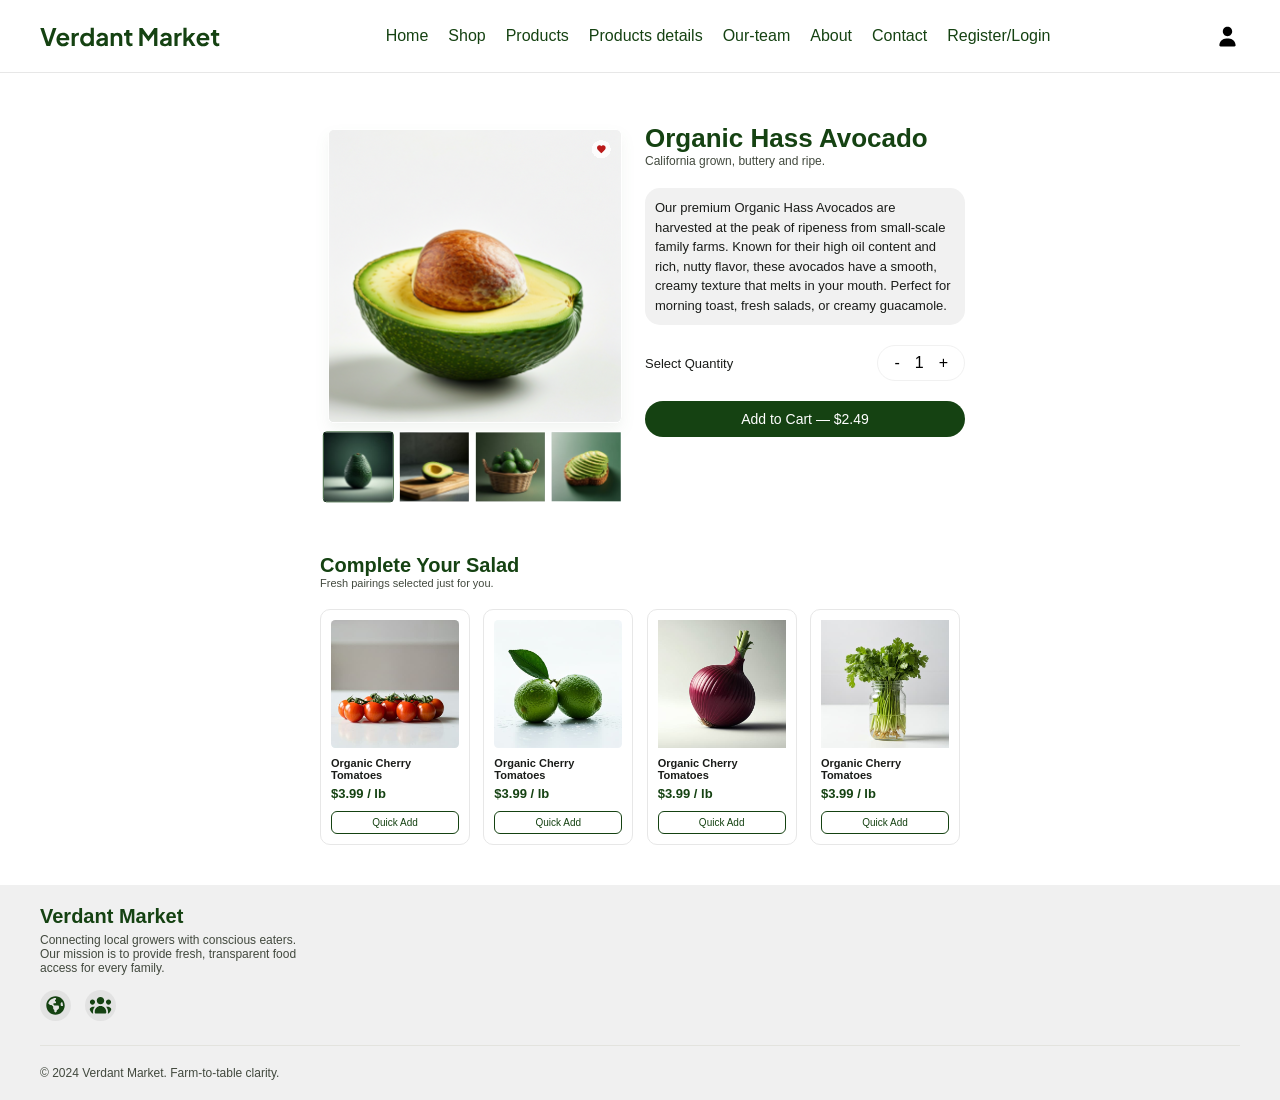
<file: products-details.html>
<!doctype html>
<html lang="en">
  <head>
    <meta charset="UTF-8" />
    <meta name="viewport" content="width=device-width, initial-scale=1.0" />
    <title>Document</title>
    <link rel="stylesheet" href="./products-details.css" />
    <link href="https://unpkg.com/aos@2.3.1/dist/aos.css" rel="stylesheet">
  </head>
  <body>
    <head>
      <section class="q">
        <img src="./img/logo.svg" alt="" class="e" />
        <div class="j2">
          <a href="./index.html" class="h2">Home</a>
          <a href="./shop.html" class="h2">Shop</a>
          <a href="./products.html" class="h2">Products</a>
          <a href="./products-details.html" class="h2">Products details</a>
          <a href="./our-teams.html" class="h2">Our-team</a>
          <a href="./about.html" class="h2">About</a>
          <a href="./contact.html" class="h2">Contact</a>
          <a href="./register.html" class="h2">Register/Login</a>
        </div>
        <div class="r">
          <svg
            class="l2"
            xmlns="http://www.w3.org/2000/svg"
            viewBox="0 0 640 640"
          >
            <!--!Font Awesome Free v7.2.0 by @fontawesome - https://fontawesome.com License - https://fontawesome.com/license/free Copyright 2026 Fonticons, Inc.-->
            <path
              fill="rgb(0, 0, 0)"
              d="M96 160C96 142.3 110.3 128 128 128L512 128C529.7 128 544 142.3 544 160C544 177.7 529.7 192 512 192L128 192C110.3 192 96 177.7 96 160zM96 320C96 302.3 110.3 288 128 288L512 288C529.7 288 544 302.3 544 320C544 337.7 529.7 352 512 352L128 352C110.3 352 96 337.7 96 320zM544 480C544 497.7 529.7 512 512 512L128 512C110.3 512 96 497.7 96 480C96 462.3 110.3 448 128 448L512 448C529.7 448 544 462.3 544 480z"
            />
          </svg>
          <svg
            class="y"
            xmlns="http://www.w3.org/2000/svg"
            viewBox="0 0 640 640"
          >
            <!--!Font Awesome Free v7.2.0 by @fontawesome - https://fontawesome.com License - https://fontawesome.com/license/free Copyright 2026 Fonticons, Inc.-->
            <path
              fill="rgb(0, 0, 0)"
              d="M320 312C386.3 312 440 258.3 440 192C440 125.7 386.3 72 320 72C253.7 72 200 125.7 200 192C200 258.3 253.7 312 320 312zM290.3 368C191.8 368 112 447.8 112 546.3C112 562.7 125.3 576 141.7 576L498.3 576C514.7 576 528 562.7 528 546.3C528 447.8 448.2 368 349.7 368L290.3 368z"
            />
          </svg>
        </div>
      </section>
    </head>
    <main>
      <section class="u">
        <div class="i">
          <img src="./img/img25.svg" class="o" alt="" />
          <div class="p">
            <img src="./img/img26.svg" class="a" alt="" />
            <img src="./img/img27.svg" class="a" alt="" />
            <img src="./img/img28.svg" class="a" alt="" />
            <img src="./img/img29.svg" class="a" alt="" />
          </div>
        </div>
        <div class="i">
          <h3 class="s">Organic Hass Avocado</h3>
          <h3 class="d">California grown, buttery and ripe.</h3>
          <h3 class="f">
            Our premium Organic Hass Avocados are harvested at the peak of
            ripeness from small-scale family farms. Known for their high oil
            content and rich, nutty flavor, these avocados have a smooth, creamy
            texture that melts in your mouth. Perfect for morning toast, fresh
            salads, or creamy guacamole.
          </h3>
          <div class="g">
            <h3 class="h">Select Quantity</h3>
            <p class="j"><span>-</span>1 <span>+</span></p>
          </div>
          <button class="k">Add to Cart — $2.49</button>
        </div>
      </section>
      <section class="l">
        <div class="x">
        <h3 class="z">Complete Your Salad</h3>
        <h3 class="c">Fresh pairings selected just for you.</h3>
        <div class="w2">
        <div class="v">
            <img src="./img/img30.svg" class="n" alt="">
            <h3 class="b">Organic Cherry Tomatoes</h3>
            <h3 class="m">$3.99 / lb</h3>
            <button class="q2">Quick Add    </button>
        </div>
        <div class="v">
            <img src="./img/img31.svg" class="n" alt="">
            <h3 class="b">Organic Cherry Tomatoes</h3>
            <h3 class="m">$3.99 / lb</h3>
            <button class="q2">Quick Add    </button>
        </div>
        <div class="v">
            <img src="./img/img32.svg" class="n" alt="">
            <h3 class="b">Organic Cherry Tomatoes</h3>
            <h3 class="m">$3.99 / lb</h3>
            <button class="q2">Quick Add    </button>
        </div>
        <div class="v">
            <img src="./img/img33.svg" class="n" alt="">
            <h3 class="b">Organic Cherry Tomatoes</h3>
            <h3 class="m">$3.99 / lb</h3>
            <button class="q2">Quick Add    </button>
        </div>
        </div>
        </div>
      </section>
    </main>
    <footer>
      <section class="d2">
        <div>
          <h3 class="a2">Verdant Market</h3>
          <h3 class="s2">
            Connecting local growers with conscious eaters. <br />
            Our mission is to provide fresh, transparent food <br />
            access for every family.
          </h3>
          <svg
            class="f2"
            xmlns="http://www.w3.org/2000/svg"
            viewBox="0 0 640 640"
          >
            <!--!Font Awesome Free v7.2.0 by @fontawesome - https://fontawesome.com License - https://fontawesome.com/license/free Copyright 2026 Fonticons, Inc.-->
            <path
              fill="#154212"
              d="M119.7 263.7L150.6 294.6C156.6 300.6 164.7 304 173.2 304L194.7 304C203.2 304 211.3 307.4 217.3 313.4L246.6 342.7C252.6 348.7 256 356.8 256 365.3L256 402.8C256 411.3 259.4 419.4 265.4 425.4L278.7 438.7C284.7 444.7 288.1 452.8 288.1 461.3L288.1 480C288.1 497.7 302.4 512 320.1 512C337.8 512 352.1 497.7 352.1 480L352.1 477.3C352.1 468.8 355.5 460.7 361.5 454.7L406.8 409.4C412.8 403.4 416.2 395.3 416.2 386.8L416.2 352.1C416.2 334.4 401.9 320.1 384.2 320.1L301.5 320.1C293 320.1 284.9 316.7 278.9 310.7L262.9 294.7C258.7 290.5 256.3 284.7 256.3 278.7C256.3 266.2 266.4 256.1 278.9 256.1L313.6 256.1C326.1 256.1 336.2 246 336.2 233.5C336.2 227.5 333.8 221.7 329.6 217.5L309.9 197.8C306 194 304 189.1 304 184C304 178.9 306 174 309.7 170.3L327 153C332.8 147.2 336.1 139.3 336.1 131.1C336.1 123.9 333.7 117.4 329.7 112.2C326.5 112.1 323.3 112 320.1 112C224.7 112 144.4 176.2 119.8 263.7zM528 320C528 285.4 519.6 252.8 504.6 224.2C498.2 225.1 491.9 228.1 486.7 233.3L473.3 246.7C467.3 252.7 463.9 260.8 463.9 269.3L463.9 304C463.9 321.7 478.2 336 495.9 336L520 336C522.5 336 525 335.7 527.3 335.2C527.7 330.2 527.8 325.1 527.8 320zM64 320C64 178.6 178.6 64 320 64C461.4 64 576 178.6 576 320C576 461.4 461.4 576 320 576C178.6 576 64 461.4 64 320z"
            />
          </svg>
          <svg
            class="f2 g2"
            xmlns="http://www.w3.org/2000/svg"
            viewBox="0 0 640 640"
          >
            <!--!Font Awesome Free v7.2.0 by @fontawesome - https://fontawesome.com License - https://fontawesome.com/license/free Copyright 2026 Fonticons, Inc.-->
            <path
              fill="#154212"
              d="M320 80C377.4 80 424 126.6 424 184C424 241.4 377.4 288 320 288C262.6 288 216 241.4 216 184C216 126.6 262.6 80 320 80zM96 152C135.8 152 168 184.2 168 224C168 263.8 135.8 296 96 296C56.2 296 24 263.8 24 224C24 184.2 56.2 152 96 152zM0 480C0 409.3 57.3 352 128 352C140.8 352 153.2 353.9 164.9 357.4C132 394.2 112 442.8 112 496L112 512C112 523.4 114.4 534.2 118.7 544L32 544C14.3 544 0 529.7 0 512L0 480zM521.3 544C525.6 534.2 528 523.4 528 512L528 496C528 442.8 508 394.2 475.1 357.4C486.8 353.9 499.2 352 512 352C582.7 352 640 409.3 640 480L640 512C640 529.7 625.7 544 608 544L521.3 544zM472 224C472 184.2 504.2 152 544 152C583.8 152 616 184.2 616 224C616 263.8 583.8 296 544 296C504.2 296 472 263.8 472 224zM160 496C160 407.6 231.6 336 320 336C408.4 336 480 407.6 480 496L480 512C480 529.7 465.7 544 448 544L192 544C174.3 544 160 529.7 160 512L160 496z"
            />
          </svg>
        </div>
        <h3 class="k2">© 2024 Verdant Market. Farm-to-table clarity.</h3>
      </section>
    </footer>
    <script src="https://unpkg.com/aos@2.3.1/dist/aos.js"></script>
    <script>
  AOS.init();
</script>
  </body>
</html>
</file>
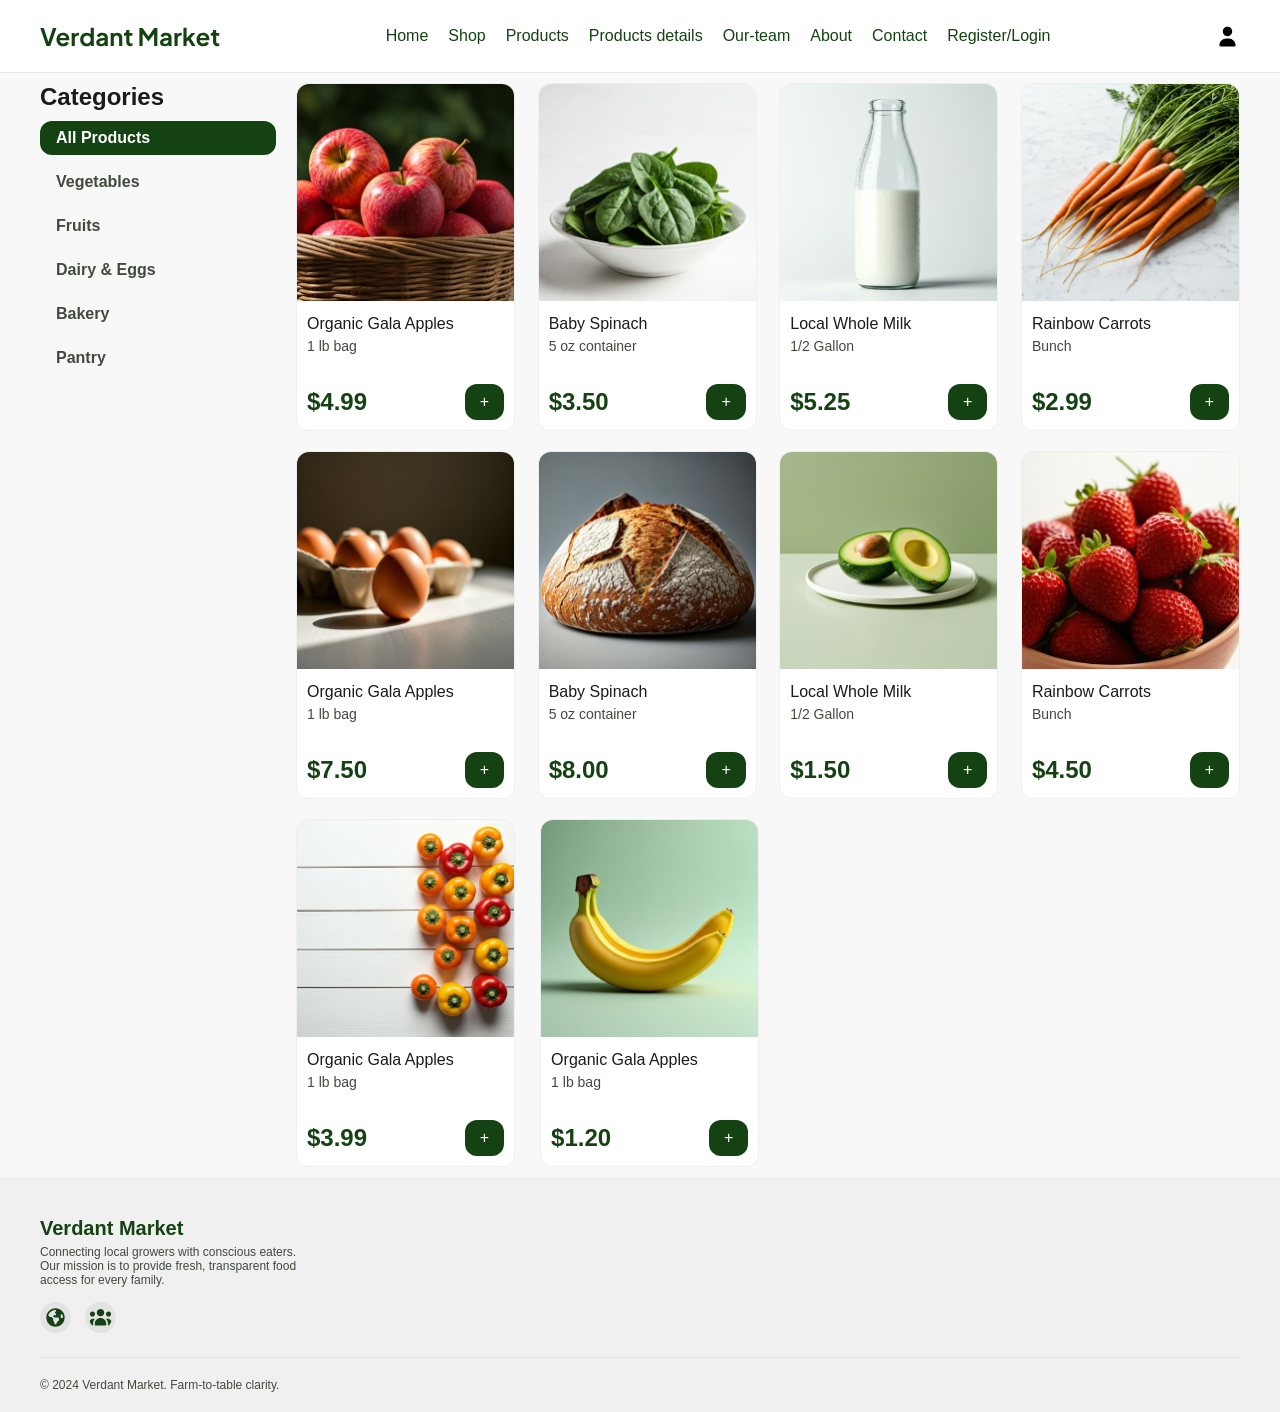
<file: products.html>
<!doctype html>
<html lang="en">
  <head>
    <meta charset="UTF-8" />
    <meta name="viewport" content="width=device-width, initial-scale=1.0" />
    <title>Document</title>
    <link rel="stylesheet" href="./products.css" />
    <link href="https://unpkg.com/aos@2.3.1/dist/aos.css" rel="stylesheet">
  </head>
  <body>
    <head>
      <section class="q">
        <img src="./img/logo.svg" alt="" class="e" />
        <div class="j2">
          <a href="./index.html" class="h2">Home</a>
          <a href="./shop.html" class="h2">Shop</a>
          <a href="./products.html" class="h2">Products</a>
          <a href="./products-details.html" class="h2">Products details</a>
          <a href="./our-teams.html" class="h2">Our-team</a>
          <a href="./about.html" class="h2">About</a>
          <a href="./contact.html" class="h2">Contact</a>
          <a href="./register.html" class="h2">Register/Login</a>
        </div>
        <div class="r">
          <svg
            class="l2"
            xmlns="http://www.w3.org/2000/svg"
            viewBox="0 0 640 640"
          >
            <!--!Font Awesome Free v7.2.0 by @fontawesome - https://fontawesome.com License - https://fontawesome.com/license/free Copyright 2026 Fonticons, Inc.-->
            <path
              fill="rgb(0, 0, 0)"
              d="M96 160C96 142.3 110.3 128 128 128L512 128C529.7 128 544 142.3 544 160C544 177.7 529.7 192 512 192L128 192C110.3 192 96 177.7 96 160zM96 320C96 302.3 110.3 288 128 288L512 288C529.7 288 544 302.3 544 320C544 337.7 529.7 352 512 352L128 352C110.3 352 96 337.7 96 320zM544 480C544 497.7 529.7 512 512 512L128 512C110.3 512 96 497.7 96 480C96 462.3 110.3 448 128 448L512 448C529.7 448 544 462.3 544 480z"
            />
          </svg>
          <svg
            class="y"
            xmlns="http://www.w3.org/2000/svg"
            viewBox="0 0 640 640"
          >
            <!--!Font Awesome Free v7.2.0 by @fontawesome - https://fontawesome.com License - https://fontawesome.com/license/free Copyright 2026 Fonticons, Inc.-->
            <path
              fill="rgb(0, 0, 0)"
              d="M320 312C386.3 312 440 258.3 440 192C440 125.7 386.3 72 320 72C253.7 72 200 125.7 200 192C200 258.3 253.7 312 320 312zM290.3 368C191.8 368 112 447.8 112 546.3C112 562.7 125.3 576 141.7 576L498.3 576C514.7 576 528 562.7 528 546.3C528 447.8 448.2 368 349.7 368L290.3 368z"
            />
          </svg>
        </div>
      </section>
    </head>
    <main>
      <section class="i">
        <div class="u">
          <h3 class="o">Categories</h3>
          <h3 class="p">All Products</h3>
          <h3 class="p a">Vegetables</h3>
          <h3 class="p a">Fruits</h3>
          <h3 class="p a">Dairy & Eggs</h3>
          <h3 class="p a">Bakery</h3>
          <h3 class="p a">Pantry</h3>
        </div>
        <div class="s">
          <div class="d">
            <div class="f">
              <img src="./img/./img15.svg" class="g" alt="" />
              <div class="h">
                <h3 class="j">Organic Gala Apples</h3>
                <h3 class="k">1 lb bag</h3>
                <div class="l">
                  <h3 class="z">$4.99</h3>
                  <p class="x">+</p>
                </div>
              </div>
            </div>
            <div class="f">
              <img src="./img/./img16.svg" class="g" alt="" />
              <div class="h">
                <h3 class="j">Baby Spinach</h3>
                <h3 class="k">5 oz container</h3>
                <div class="l">
                  <h3 class="z">$3.50</h3>
                  <p class="x">+</p>
                </div>
              </div>
            </div>
            <div class="f">
              <img src="./img/./img17.svg" class="g" alt="" />
              <div class="h">
                <h3 class="j">Local Whole Milk</h3>
                <h3 class="k">1/2 Gallon</h3>
                <div class="l">
                  <h3 class="z">$5.25</h3>
                  <p class="x">+</p>
                </div>
              </div>
            </div>
            <div class="f">
              <img src="./img/./img18.svg" class="g" alt="" />
              <div class="h">
                <h3 class="j">Rainbow Carrots</h3>
                <h3 class="k">Bunch</h3>
                <div class="l">
                  <h3 class="z">$2.99</h3>
                  <p class="x">+</p>
                </div>
              </div>
            </div>
          </div>
          <div class="d c">
            <div class="f">
              <img src="./img/./img19.svg" class="g" alt="" />
              <div class="h">
                <h3 class="j">Organic Gala Apples</h3>
                <h3 class="k">1 lb bag</h3>
                <div class="l">
                  <h3 class="z">$7.50</h3>
                  <p class="x">+</p>
                </div>
              </div>
            </div>
            <div class="f">
              <img src="./img/./img20.svg" class="g" alt="" />
              <div class="h">
                <h3 class="j">Baby Spinach</h3>
                <h3 class="k">5 oz container</h3>
                <div class="l">
                  <h3 class="z">$8.00</h3>
                  <p class="x">+</p>
                </div>
              </div>
            </div>
            <div class="f">
              <img src="./img/./img21.svg" class="g" alt="" />
              <div class="h">
                <h3 class="j">Local Whole Milk</h3>
                <h3 class="k">1/2 Gallon</h3>
                <div class="l">
                  <h3 class="z">$1.50</h3>
                  <p class="x">+</p>
                </div>
              </div>
            </div>
            <div class="f">
              <img src="./img/./img22.svg" class="g" alt="" />
              <div class="h">
                <h3 class="j">Rainbow Carrots</h3>
                <h3 class="k">Bunch</h3>
                <div class="l">
                  <h3 class="z">$4.50</h3>
                  <p class="x">+</p>
                </div>
              </div>
            </div>
          </div>
          <div class="d c v">
            <div class="f">
              <img src="./img/./img23.svg" class="g" alt="" />
              <div class="h">
                <h3 class="j">Organic Gala Apples</h3>
                <h3 class="k">1 lb bag</h3>
                <div class="l">
                  <h3 class="z">$3.99</h3>
                  <p class="x">+</p>
                </div>
              </div>
            </div>
            <div class="f">
              <img src="./img/./img24.svg" class="g" alt="" />
              <div class="h">
                <h3 class="j">Organic Gala Apples</h3>
                <h3 class="k">1 lb bag</h3>
                <div class="l">
                  <h3 class="z">$1.20</h3>
                  <p class="x">+</p>
                </div>
              </div>
            </div>
          </div>
        </div>
      </section>
    </main>
    <footer>
      <section class="d2">
        <div>
          <h3 class="a2">Verdant Market</h3>
          <h3 class="s2">
            Connecting local growers with conscious eaters. <br />
            Our mission is to provide fresh, transparent food <br />
            access for every family.
          </h3>
          <svg
            class="f2"
            xmlns="http://www.w3.org/2000/svg"
            viewBox="0 0 640 640"
          >
            <!--!Font Awesome Free v7.2.0 by @fontawesome - https://fontawesome.com License - https://fontawesome.com/license/free Copyright 2026 Fonticons, Inc.-->
            <path
              fill="#154212"
              d="M119.7 263.7L150.6 294.6C156.6 300.6 164.7 304 173.2 304L194.7 304C203.2 304 211.3 307.4 217.3 313.4L246.6 342.7C252.6 348.7 256 356.8 256 365.3L256 402.8C256 411.3 259.4 419.4 265.4 425.4L278.7 438.7C284.7 444.7 288.1 452.8 288.1 461.3L288.1 480C288.1 497.7 302.4 512 320.1 512C337.8 512 352.1 497.7 352.1 480L352.1 477.3C352.1 468.8 355.5 460.7 361.5 454.7L406.8 409.4C412.8 403.4 416.2 395.3 416.2 386.8L416.2 352.1C416.2 334.4 401.9 320.1 384.2 320.1L301.5 320.1C293 320.1 284.9 316.7 278.9 310.7L262.9 294.7C258.7 290.5 256.3 284.7 256.3 278.7C256.3 266.2 266.4 256.1 278.9 256.1L313.6 256.1C326.1 256.1 336.2 246 336.2 233.5C336.2 227.5 333.8 221.7 329.6 217.5L309.9 197.8C306 194 304 189.1 304 184C304 178.9 306 174 309.7 170.3L327 153C332.8 147.2 336.1 139.3 336.1 131.1C336.1 123.9 333.7 117.4 329.7 112.2C326.5 112.1 323.3 112 320.1 112C224.7 112 144.4 176.2 119.8 263.7zM528 320C528 285.4 519.6 252.8 504.6 224.2C498.2 225.1 491.9 228.1 486.7 233.3L473.3 246.7C467.3 252.7 463.9 260.8 463.9 269.3L463.9 304C463.9 321.7 478.2 336 495.9 336L520 336C522.5 336 525 335.7 527.3 335.2C527.7 330.2 527.8 325.1 527.8 320zM64 320C64 178.6 178.6 64 320 64C461.4 64 576 178.6 576 320C576 461.4 461.4 576 320 576C178.6 576 64 461.4 64 320z"
            />
          </svg>
          <svg
            class="f2 g2"
            xmlns="http://www.w3.org/2000/svg"
            viewBox="0 0 640 640"
          >
            <!--!Font Awesome Free v7.2.0 by @fontawesome - https://fontawesome.com License - https://fontawesome.com/license/free Copyright 2026 Fonticons, Inc.-->
            <path
              fill="#154212"
              d="M320 80C377.4 80 424 126.6 424 184C424 241.4 377.4 288 320 288C262.6 288 216 241.4 216 184C216 126.6 262.6 80 320 80zM96 152C135.8 152 168 184.2 168 224C168 263.8 135.8 296 96 296C56.2 296 24 263.8 24 224C24 184.2 56.2 152 96 152zM0 480C0 409.3 57.3 352 128 352C140.8 352 153.2 353.9 164.9 357.4C132 394.2 112 442.8 112 496L112 512C112 523.4 114.4 534.2 118.7 544L32 544C14.3 544 0 529.7 0 512L0 480zM521.3 544C525.6 534.2 528 523.4 528 512L528 496C528 442.8 508 394.2 475.1 357.4C486.8 353.9 499.2 352 512 352C582.7 352 640 409.3 640 480L640 512C640 529.7 625.7 544 608 544L521.3 544zM472 224C472 184.2 504.2 152 544 152C583.8 152 616 184.2 616 224C616 263.8 583.8 296 544 296C504.2 296 472 263.8 472 224zM160 496C160 407.6 231.6 336 320 336C408.4 336 480 407.6 480 496L480 512C480 529.7 465.7 544 448 544L192 544C174.3 544 160 529.7 160 512L160 496z"
            />
          </svg>
        </div>
        <h3 class="k2">© 2024 Verdant Market. Farm-to-table clarity.</h3>
      </section>
    </footer>
    <script src="https://unpkg.com/aos@2.3.1/dist/aos.js"></script>
    <script>
  AOS.init();
</script>
  </body>
</html>
</file>
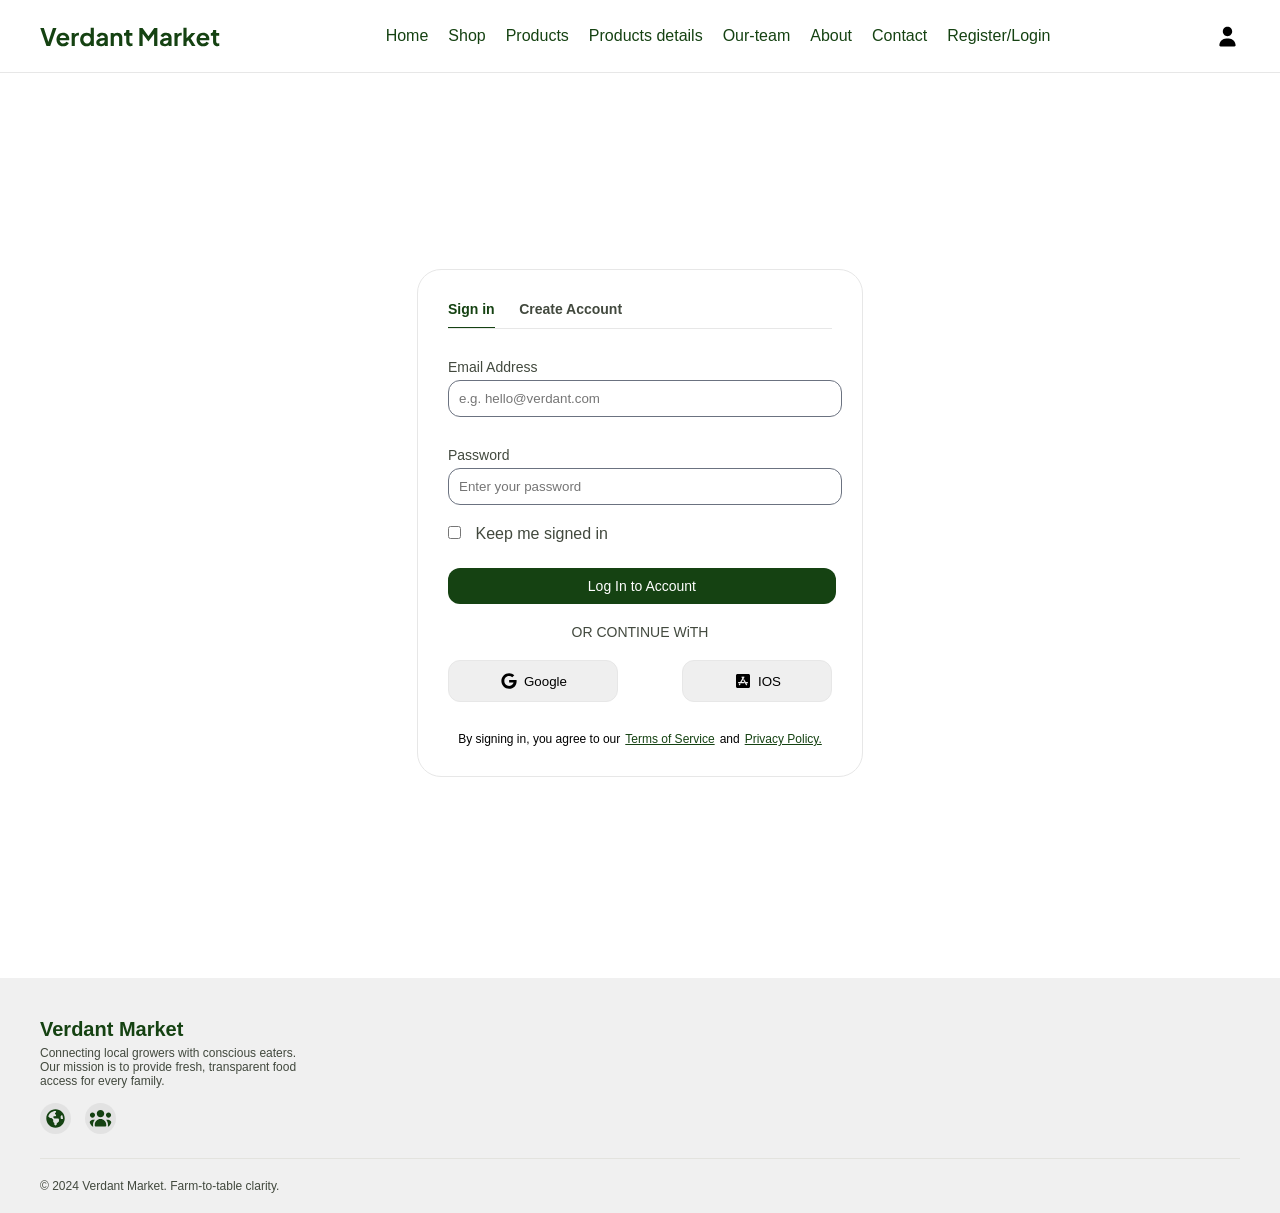
<file: register.html>
<!doctype html>
<html lang="en">
  <head>
    <meta charset="UTF-8" />
    <meta name="viewport" content="width=device-width, initial-scale=1.0" />
    <title>Document</title>
    <link rel="stylesheet" href="./register.css" />
    <link href="https://unpkg.com/aos@2.3.1/dist/aos.css" rel="stylesheet">
  </head>
  <body>
    <head>
      <section class="q">
        <img src="./img/logo.svg" alt="" class="e" />
        <div class="j2">
          <a href="./index.html" class="h2">Home</a>
          <a href="./shop.html" class="h2">Shop</a>
          <a href="./products.html" class="h2">Products</a>
          <a href="./products-details.html" class="h2">Products details</a>
          <a href="./our-teams.html" class="h2">Our-team</a>
          <a href="" class="h2">About</a>
          <a href="./contact.html" class="h2">Contact</a>
          <a href="./register.html" class="h2">Register/Login</a>
        </div>
        <div class="r">
          <svg
            class="l2"
            xmlns="http://www.w3.org/2000/svg"
            viewBox="0 0 640 640"
          >
            <!--!Font Awesome Free v7.2.0 by @fontawesome - https://fontawesome.com License - https://fontawesome.com/license/free Copyright 2026 Fonticons, Inc.-->
            <path
              fill="rgb(0, 0, 0)"
              d="M96 160C96 142.3 110.3 128 128 128L512 128C529.7 128 544 142.3 544 160C544 177.7 529.7 192 512 192L128 192C110.3 192 96 177.7 96 160zM96 320C96 302.3 110.3 288 128 288L512 288C529.7 288 544 302.3 544 320C544 337.7 529.7 352 512 352L128 352C110.3 352 96 337.7 96 320zM544 480C544 497.7 529.7 512 512 512L128 512C110.3 512 96 497.7 96 480C96 462.3 110.3 448 128 448L512 448C529.7 448 544 462.3 544 480z"
            />
          </svg>
          <svg
            class="y"
            xmlns="http://www.w3.org/2000/svg"
            viewBox="0 0 640 640"
          >
            <!--!Font Awesome Free v7.2.0 by @fontawesome - https://fontawesome.com License - https://fontawesome.com/license/free Copyright 2026 Fonticons, Inc.-->
            <path
              fill="rgb(0, 0, 0)"
              d="M320 312C386.3 312 440 258.3 440 192C440 125.7 386.3 72 320 72C253.7 72 200 125.7 200 192C200 258.3 253.7 312 320 312zM290.3 368C191.8 368 112 447.8 112 546.3C112 562.7 125.3 576 141.7 576L498.3 576C514.7 576 528 562.7 528 546.3C528 447.8 448.2 368 349.7 368L290.3 368z"
            />
          </svg>
        </div>
      </section>
    </head>
    <main>
      <section class="u">
        <div class="i">
          <div class="p">
            <h3 class="o">Sign in</h3>
            <h3 class="o a">Create Account</h3>
          </div>
          <form action="">
            <p class="s">Email Address</p>
            <input
              class="d"
              type="email"
              placeholder="e.g. hello@verdant.com"
            />
            <p class="s">Password</p>
            <input
              class="d"
              type="password"
              placeholder="Enter your password"
            />
            <input type="checkbox" class="f" />
            <p class="f g">Keep me signed in</p>
            <button class="h">Log In to Account</button>
          </form>
          <h3 class="j">OR CONTINUE WiTH</h3>
          <div class="z">
            <button class="k">
              <svg
                class="l"
                xmlns="http://www.w3.org/2000/svg"
                viewBox="0 0 640 640"
              >
                <!--!Font Awesome Free v7.2.0 by @fontawesome - https://fontawesome.com License - https://fontawesome.com/license/free Copyright 2026 Fonticons, Inc.-->
                <path
                  fill="rgb(0, 0, 0)"
                  d="M564 325.8C564 467.3 467.1 568 324 568C186.8 568 76 457.2 76 320C76 182.8 186.8 72 324 72C390.8 72 447 96.5 490.3 136.9L422.8 201.8C334.5 116.6 170.3 180.6 170.3 320C170.3 406.5 239.4 476.6 324 476.6C422.2 476.6 459 406.2 464.8 369.7L324 369.7L324 284.4L560.1 284.4C562.4 297.1 564 309.3 564 325.8z"
                />
              </svg>
              Google
            </button>
            <button class="k">
              <svg
                class="l"
                xmlns="http://www.w3.org/2000/svg"
                viewBox="0 0 640 640"
              >
                <!--!Font Awesome Free v7.2.0 by @fontawesome - https://fontawesome.com License - https://fontawesome.com/license/free Copyright 2026 Fonticons, Inc.-->
                <path
                  fill="rgb(0, 0, 0)"
                  d="M496 96L144 96C117.5 96 96 117.5 96 144L96 496C96 522.5 117.5 544 144 544L496 544C522.5 544 544 522.5 544 496L544 144C544 117.5 522.5 96 496 96zM223 448.5C217.5 458.1 205.2 461.3 195.7 455.8C186.1 450.3 182.9 438 188.4 428.5L202.7 403.8C218.8 398.9 232 402.7 242.3 415.2L223 448.5zM361.9 394.6L180 394.6C169 394.6 160 385.6 160 374.6C160 363.6 169 354.6 180 354.6L231 354.6L296.4 241.4L275.9 206C270.4 196.4 273.7 184.2 283.2 178.7C292.8 173.2 305 176.5 310.5 186L319.4 201.4L328.3 186C333.8 176.4 346.1 173.2 355.6 178.7C365.2 184.2 368.4 196.5 362.9 206L277.1 354.6L339.2 354.6C359.4 354.6 370.7 378.3 361.9 394.6zM460 394.6L431 394.6L450.6 428.5C456.1 438.1 452.8 450.3 443.3 455.8C433.7 461.3 421.5 458 416 448.5C383.1 391.6 358.5 348.8 342 320.4C325.3 291.4 337.2 262.4 349.1 252.6C362.2 275.3 381.8 309.3 408 354.6L460 354.6C471 354.6 480 363.6 480 374.6C480 385.7 471 394.6 460 394.6z"
                />
              </svg>
              IOS
            </button>
          </div>
          <h3 class="x">
            By signing in, you agree to our <span> Terms of Service </span> and
            <span>Privacy Policy.</span>
          </h3>
        </div>
      </section>
    </main>
    <footer>
      <section class="d2">
        <div>
          <h3 class="a2">Verdant Market</h3>
          <h3 class="s2">
            Connecting local growers with conscious eaters. <br />
            Our mission is to provide fresh, transparent food <br />
            access for every family.
          </h3>
          <svg
            class="f2"
            xmlns="http://www.w3.org/2000/svg"
            viewBox="0 0 640 640"
          >
            <!--!Font Awesome Free v7.2.0 by @fontawesome - https://fontawesome.com License - https://fontawesome.com/license/free Copyright 2026 Fonticons, Inc.-->
            <path
              fill="#154212"
              d="M119.7 263.7L150.6 294.6C156.6 300.6 164.7 304 173.2 304L194.7 304C203.2 304 211.3 307.4 217.3 313.4L246.6 342.7C252.6 348.7 256 356.8 256 365.3L256 402.8C256 411.3 259.4 419.4 265.4 425.4L278.7 438.7C284.7 444.7 288.1 452.8 288.1 461.3L288.1 480C288.1 497.7 302.4 512 320.1 512C337.8 512 352.1 497.7 352.1 480L352.1 477.3C352.1 468.8 355.5 460.7 361.5 454.7L406.8 409.4C412.8 403.4 416.2 395.3 416.2 386.8L416.2 352.1C416.2 334.4 401.9 320.1 384.2 320.1L301.5 320.1C293 320.1 284.9 316.7 278.9 310.7L262.9 294.7C258.7 290.5 256.3 284.7 256.3 278.7C256.3 266.2 266.4 256.1 278.9 256.1L313.6 256.1C326.1 256.1 336.2 246 336.2 233.5C336.2 227.5 333.8 221.7 329.6 217.5L309.9 197.8C306 194 304 189.1 304 184C304 178.9 306 174 309.7 170.3L327 153C332.8 147.2 336.1 139.3 336.1 131.1C336.1 123.9 333.7 117.4 329.7 112.2C326.5 112.1 323.3 112 320.1 112C224.7 112 144.4 176.2 119.8 263.7zM528 320C528 285.4 519.6 252.8 504.6 224.2C498.2 225.1 491.9 228.1 486.7 233.3L473.3 246.7C467.3 252.7 463.9 260.8 463.9 269.3L463.9 304C463.9 321.7 478.2 336 495.9 336L520 336C522.5 336 525 335.7 527.3 335.2C527.7 330.2 527.8 325.1 527.8 320zM64 320C64 178.6 178.6 64 320 64C461.4 64 576 178.6 576 320C576 461.4 461.4 576 320 576C178.6 576 64 461.4 64 320z"
            />
          </svg>
          <svg
            class="f2 g2"
            xmlns="http://www.w3.org/2000/svg"
            viewBox="0 0 640 640"
          >
            <!--!Font Awesome Free v7.2.0 by @fontawesome - https://fontawesome.com License - https://fontawesome.com/license/free Copyright 2026 Fonticons, Inc.-->
            <path
              fill="#154212"
              d="M320 80C377.4 80 424 126.6 424 184C424 241.4 377.4 288 320 288C262.6 288 216 241.4 216 184C216 126.6 262.6 80 320 80zM96 152C135.8 152 168 184.2 168 224C168 263.8 135.8 296 96 296C56.2 296 24 263.8 24 224C24 184.2 56.2 152 96 152zM0 480C0 409.3 57.3 352 128 352C140.8 352 153.2 353.9 164.9 357.4C132 394.2 112 442.8 112 496L112 512C112 523.4 114.4 534.2 118.7 544L32 544C14.3 544 0 529.7 0 512L0 480zM521.3 544C525.6 534.2 528 523.4 528 512L528 496C528 442.8 508 394.2 475.1 357.4C486.8 353.9 499.2 352 512 352C582.7 352 640 409.3 640 480L640 512C640 529.7 625.7 544 608 544L521.3 544zM472 224C472 184.2 504.2 152 544 152C583.8 152 616 184.2 616 224C616 263.8 583.8 296 544 296C504.2 296 472 263.8 472 224zM160 496C160 407.6 231.6 336 320 336C408.4 336 480 407.6 480 496L480 512C480 529.7 465.7 544 448 544L192 544C174.3 544 160 529.7 160 512L160 496z"
            />
          </svg>
        </div>
        <h3 class="k2">© 2024 Verdant Market. Farm-to-table clarity.</h3>
      </section>
    </footer>
    <script src="https://unpkg.com/aos@2.3.1/dist/aos.js"></script>
    <script>
  AOS.init();
</script>
  </body>
</html>
</file>
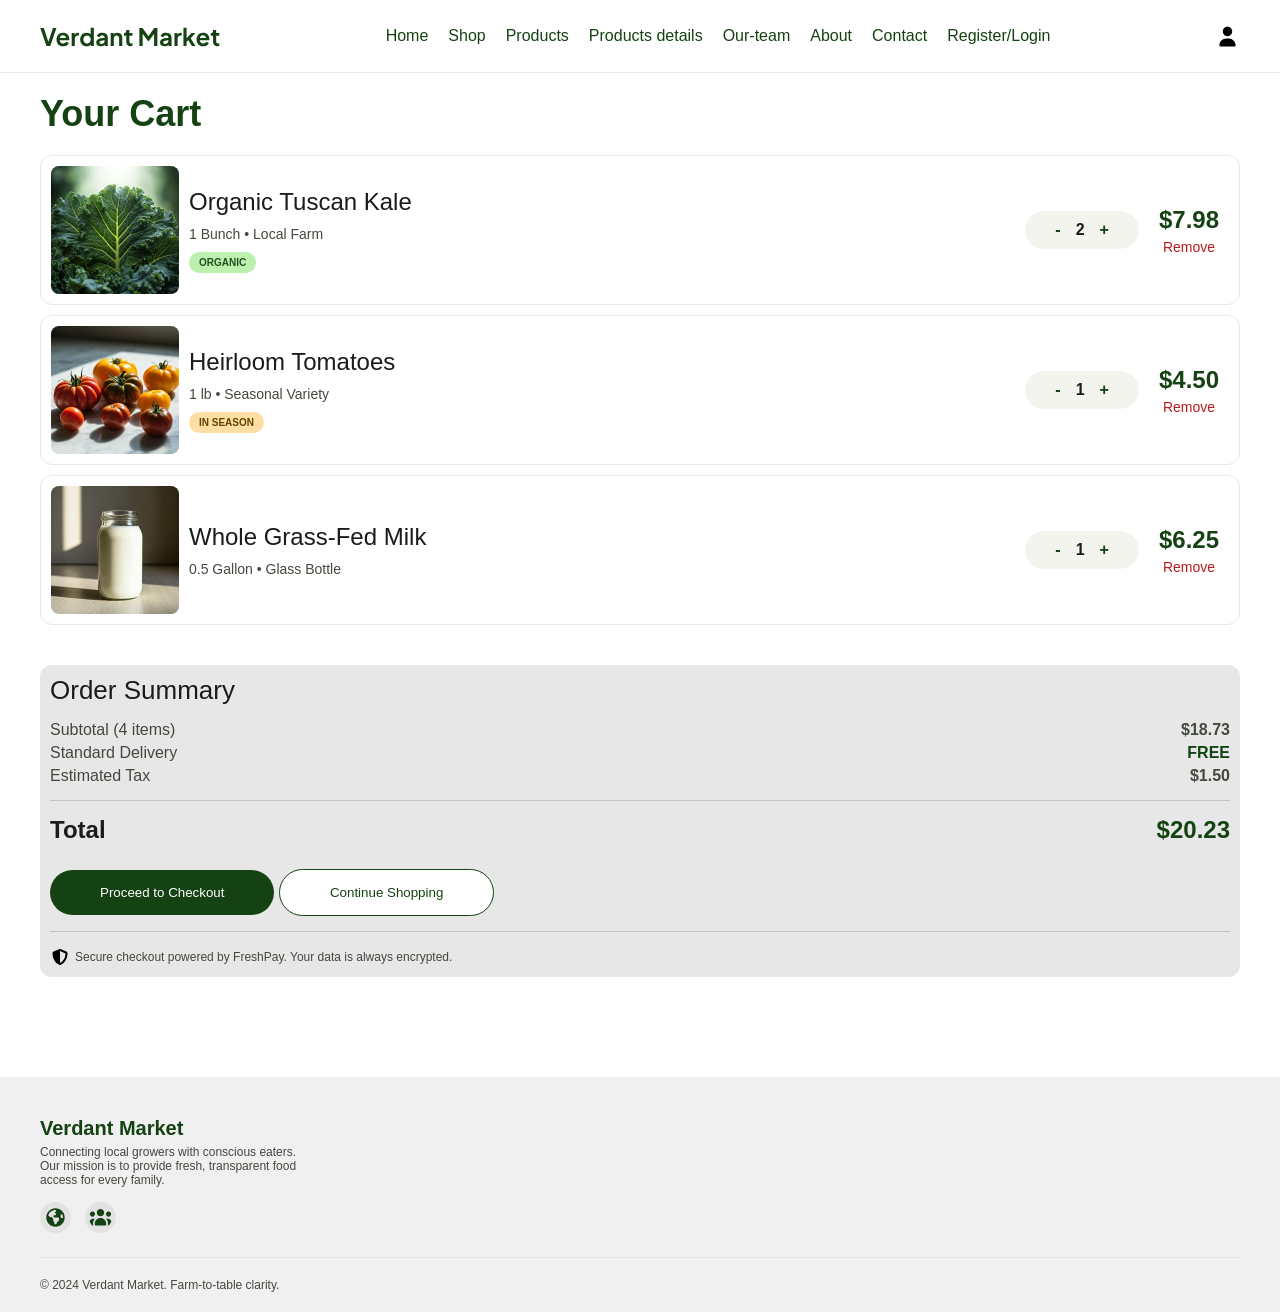
<file: shop.html>
<!doctype html>
<html lang="en">
  <head>
    <meta charset="UTF-8" />
    <meta name="viewport" content="width=device-width, initial-scale=1.0" />
    <title>Document</title>
    <link rel="stylesheet" href="./shop.css" />
    <link href="https://unpkg.com/aos@2.3.1/dist/aos.css" rel="stylesheet">
  </head>
  <body>
    <head>
      <section class="q">
        <img src="./img/logo.svg" alt="" class="e" />
        <div class="j2">
          <a href="./index.html" class="h2">Home</a>
          <a href="./shop.html" class="h2">Shop</a>
          <a href="./products.html" class="h2">Products</a>
          <a href="./products-details.html" class="h2">Products details</a>
          <a href="./our-teams.html" class="h2">Our-team</a>
          <a href="./about.html" class="h2">About</a>
          <a href="./contact.html" class="h2">Contact</a>
          <a href="./register.html" class="h2">Register/Login</a>
        </div>
        <div class="r">
          <svg class="i2" xmlns="http://www.w3.org/2000/svg" viewBox="0 0 640 640"><!--!Font Awesome Free v7.2.0 by @fontawesome - https://fontawesome.com License - https://fontawesome.com/license/free Copyright 2026 Fonticons, Inc.--><path fill="rgb(0, 0, 0)" d="M96 160C96 142.3 110.3 128 128 128L512 128C529.7 128 544 142.3 544 160C544 177.7 529.7 192 512 192L128 192C110.3 192 96 177.7 96 160zM96 320C96 302.3 110.3 288 128 288L512 288C529.7 288 544 302.3 544 320C544 337.7 529.7 352 512 352L128 352C110.3 352 96 337.7 96 320zM544 480C544 497.7 529.7 512 512 512L128 512C110.3 512 96 497.7 96 480C96 462.3 110.3 448 128 448L512 448C529.7 448 544 462.3 544 480z"/></svg>
          <svg
            class="y"
            xmlns="http://www.w3.org/2000/svg"
            viewBox="0 0 640 640"
          >
            <!--!Font Awesome Free v7.2.0 by @fontawesome - https://fontawesome.com License - https://fontawesome.com/license/free Copyright 2026 Fonticons, Inc.-->
            <path
              fill="rgb(0, 0, 0)"
              d="M320 312C386.3 312 440 258.3 440 192C440 125.7 386.3 72 320 72C253.7 72 200 125.7 200 192C200 258.3 253.7 312 320 312zM290.3 368C191.8 368 112 447.8 112 546.3C112 562.7 125.3 576 141.7 576L498.3 576C514.7 576 528 562.7 528 546.3C528 447.8 448.2 368 349.7 368L290.3 368z"
            />
          </svg>
        </div>
      </section>
    </head>
    <main>
      <section class="i">
        <h3 class="u">Your Cart</h3>
        <div class="o">
          <div class="p">
            <img class="o2" src="./img/img12.svg" alt="" />
            <div>
              <h3 class="a">Organic Tuscan Kale</h3>
              <h3 class="s">1 Bunch • Local Farm</h3>
              <h3 class="d">ORGANIC</h3>
            </div>
          </div>
          <div class="g">
            <h3 class="f">
              <span>-</span>
              2
              <span>+</span>
            </h3>
            <div class="k">
              <h3 class="h">$7.98</h3>
              <h3 class="j">Remove</h3>
            </div>
          </div>
        </div>
        <div class="o">
          <div class="p">
            <img src="./img/img13.svg" alt="" />
            <div>
              <h3 class="a">Heirloom Tomatoes</h3>
              <h3 class="s">1 lb • Seasonal Variety</h3>
              <h3 class="d l">IN SEASON</h3>
            </div>
          </div>
          <div class="g">
            <h3 class="f">
              <span>-</span>
              1
              <span>+</span>
            </h3>
            <div class="k">
              <h3 class="h">$4.50</h3>
              <h3 class="j">Remove</h3>
            </div>
          </div>
        </div>
        <div class="o">
          <div class="p">
            <img src="./img/img14.svg" alt="" />
            <div>
              <h3 class="a">Whole Grass-Fed Milk</h3>
              <h3 class="s">0.5 Gallon • Glass Bottle</h3>
            </div>
          </div>
          <div class="g">
            <h3 class="f">
              <span>-</span>
              1
              <span>+</span>
            </h3>
            <div class="k">
              <h3 class="h">$6.25</h3>
              <h3 class="j">Remove</h3>
            </div>
          </div>
        </div>
        <div class="z">
          <h3 class="x">Order Summary</h3>
          <div class="v m">
            <h3 class="c">Subtotal (4 items)</h3>
            <h3 class="c b">$18.73</h3>
          </div>
          <div class="v">
            <h3 class="c">Standard Delivery</h3>
            <h3 class="c b n">FREE</h3>
          </div>
          <div class="v">
            <h3 class="c">Estimated Tax</h3>
            <h3 class="c b">$1.50</h3>
          </div>
          <div class="w2">
            <h3 class="q2">Total</h3>
            <h3 class="e2">$20.23</h3>
          </div>
          <button class="r2">Proceed to Checkout</button>
          <button class="r2 t2">Continue Shopping</button>
          <h3 class="y2">
            <svg
              class="u2"
              xmlns="http://www.w3.org/2000/svg"
              viewBox="0 0 640 640"
            >
              <!--!Font Awesome Free v7.2.0 by @fontawesome - https://fontawesome.com License - https://fontawesome.com/license/free Copyright 2026 Fonticons, Inc.-->
              <path
                fill="rgb(0, 0, 0)"
                d="M320 64C324.6 64 329.2 65 333.4 66.9L521.8 146.8C543.8 156.1 560.2 177.8 560.1 204C559.6 303.2 518.8 484.7 346.5 567.2C329.8 575.2 310.4 575.2 293.7 567.2C121.3 484.7 80.6 303.2 80.1 204C80 177.8 96.4 156.1 118.4 146.8L306.7 66.9C310.9 65 315.4 64 320 64zM320 130.8L320 508.9C458 442.1 495.1 294.1 496 205.5L320 130.9L320 130.9z"
              /></svg>
            Secure checkout powered by FreshPay. Your data is always encrypted.
          </h3>
        </div>
      </section>
    </main>
    <footer>
      <section class="d2">
        <div>
          <h3 class="a2">Verdant Market</h3>
          <h3 class="s2">
            Connecting local growers with conscious eaters. <br />
            Our mission is to provide fresh, transparent food <br />
            access for every family.
          </h3>
          <svg
            class="f2"
            xmlns="http://www.w3.org/2000/svg"
            viewBox="0 0 640 640"
          >
            <!--!Font Awesome Free v7.2.0 by @fontawesome - https://fontawesome.com License - https://fontawesome.com/license/free Copyright 2026 Fonticons, Inc.-->
            <path
              fill="#154212"
              d="M119.7 263.7L150.6 294.6C156.6 300.6 164.7 304 173.2 304L194.7 304C203.2 304 211.3 307.4 217.3 313.4L246.6 342.7C252.6 348.7 256 356.8 256 365.3L256 402.8C256 411.3 259.4 419.4 265.4 425.4L278.7 438.7C284.7 444.7 288.1 452.8 288.1 461.3L288.1 480C288.1 497.7 302.4 512 320.1 512C337.8 512 352.1 497.7 352.1 480L352.1 477.3C352.1 468.8 355.5 460.7 361.5 454.7L406.8 409.4C412.8 403.4 416.2 395.3 416.2 386.8L416.2 352.1C416.2 334.4 401.9 320.1 384.2 320.1L301.5 320.1C293 320.1 284.9 316.7 278.9 310.7L262.9 294.7C258.7 290.5 256.3 284.7 256.3 278.7C256.3 266.2 266.4 256.1 278.9 256.1L313.6 256.1C326.1 256.1 336.2 246 336.2 233.5C336.2 227.5 333.8 221.7 329.6 217.5L309.9 197.8C306 194 304 189.1 304 184C304 178.9 306 174 309.7 170.3L327 153C332.8 147.2 336.1 139.3 336.1 131.1C336.1 123.9 333.7 117.4 329.7 112.2C326.5 112.1 323.3 112 320.1 112C224.7 112 144.4 176.2 119.8 263.7zM528 320C528 285.4 519.6 252.8 504.6 224.2C498.2 225.1 491.9 228.1 486.7 233.3L473.3 246.7C467.3 252.7 463.9 260.8 463.9 269.3L463.9 304C463.9 321.7 478.2 336 495.9 336L520 336C522.5 336 525 335.7 527.3 335.2C527.7 330.2 527.8 325.1 527.8 320zM64 320C64 178.6 178.6 64 320 64C461.4 64 576 178.6 576 320C576 461.4 461.4 576 320 576C178.6 576 64 461.4 64 320z"
            />
          </svg>
          <svg
            class="f2 g2"
            xmlns="http://www.w3.org/2000/svg"
            viewBox="0 0 640 640"
          >
            <!--!Font Awesome Free v7.2.0 by @fontawesome - https://fontawesome.com License - https://fontawesome.com/license/free Copyright 2026 Fonticons, Inc.-->
            <path
              fill="#154212"
              d="M320 80C377.4 80 424 126.6 424 184C424 241.4 377.4 288 320 288C262.6 288 216 241.4 216 184C216 126.6 262.6 80 320 80zM96 152C135.8 152 168 184.2 168 224C168 263.8 135.8 296 96 296C56.2 296 24 263.8 24 224C24 184.2 56.2 152 96 152zM0 480C0 409.3 57.3 352 128 352C140.8 352 153.2 353.9 164.9 357.4C132 394.2 112 442.8 112 496L112 512C112 523.4 114.4 534.2 118.7 544L32 544C14.3 544 0 529.7 0 512L0 480zM521.3 544C525.6 534.2 528 523.4 528 512L528 496C528 442.8 508 394.2 475.1 357.4C486.8 353.9 499.2 352 512 352C582.7 352 640 409.3 640 480L640 512C640 529.7 625.7 544 608 544L521.3 544zM472 224C472 184.2 504.2 152 544 152C583.8 152 616 184.2 616 224C616 263.8 583.8 296 544 296C504.2 296 472 263.8 472 224zM160 496C160 407.6 231.6 336 320 336C408.4 336 480 407.6 480 496L480 512C480 529.7 465.7 544 448 544L192 544C174.3 544 160 529.7 160 512L160 496z"
            />
          </svg>
        </div>
        <h3 class="k2">© 2024 Verdant Market. Farm-to-table clarity.</h3>
      </section>
    </footer>
    <script src="https://unpkg.com/aos@2.3.1/dist/aos.js"></script>
    <script>
  AOS.init();
</script>
  </body>
</html>
</file>
<file: style.css>
* {
  margin: 0px;
  font-family: "Plus Jakarta Sans", sans-serif;
  font-optical-sizing: auto;
  font-weight: <weight>;
  font-style: normal;
}
.q {
  display: flex;
  justify-content: space-between;
  padding: 20px 40px;
  align-items: center;
}
.w {
  width: 300px;
  border-radius: 30px;
  border: 1px solid #c2c9bb;
  background-color: #f4f4ee;
  padding: 10px 40px;
}
.e {
  margin-top: 0px;
}
.r {
  display: flex;
  gap: 20px;
  align-items: center;
}
.t {
  font-size: 14px;
  font-weight: 100;
}
.y {
  width: 25px;
}
.u {
  background-color: #bcf0ae;
  color: #23501e;
  border-radius: 30px;
  padding: 5px 10px;
  font-size: 12px;
  font-weight: 700;
  margin-bottom: 20px;
  display: inline-block;
}
.i {
  font-size: 40px;
  line-height: 50px;
  font-weight: 700;
  margin: 20px 0px;
  color: #154212;
}
.o {
  font-size: 18px;
  color: #42493e;
  font-weight: 100;
  margin: 20px 0px;
}
.p {
  background-color: #154212;
  color: white;
  font-size: 14px;
  font-weight: 500;
  border-radius: 12px;
  border: none;
  padding: 18px 30px;
  display: inline-block;
}
.a {
  color: #154212;
  border: 1px solid #154212;
  background-color: white;
  margin-left: 10px;
}
.s {
  background-color: #fafaf4;
  border-top: 1px solid #eeeee9;
}
.d {
  padding: 20px 40px;
}
.f {
  font-size: 28px;
  font-weight: 600;
  color: #154212;
}
.g {
  font-size: 14px;
  font-weight: 100;
  color: #42493e;
}
.h {
  margin-top: 30px;
  display: flex;
  align-items: center;
  justify-content: space-between;
}
.j {
  width: 19%;
  text-align: center;
  color: #1a1c19;
}
.k {
  font-size: 20px;
  font-weight: 300;
}
.l {
  width: 100%;
}
.z {
  width: 100%;
}
.x {
  background-color: #fafaf4;
}
.c {
  width: 24%;
  border-radius: 16px;
  border: 1px solid rgb(241, 241, 241);
  background-color: white;
}
.v {
  padding: 10px;
}
.b {
  font-size: 18px;
}
.n {
  width: 100%;
  border-top-right-radius: 16px;
  border-top-left-radius: 16px;
}
.m {
  font-size: 8px;
  font-weight: 900;
  padding: 2px 5px;
}
.q2 {
  font-size: 10px;
  display: inline-block;
  font-weight: 500;
}
.w2 {
  color: #154212;
  font-size: 17px;
  font-weight: 600;
  margin-top: -10px;
}
.e2 {
  background-color: white;
}
.r2 {
  background-color: #154212;
  border-radius: 20px;
  color: white;
  padding: 32px;
  display: flex;
  align-items: center;
  justify-content: space-between;
}
.t2 {
  font-size: 25px;
}
.y2 {
  font-size: 10px;
  font-weight: 100;
  color: #9dd090;
  margin: 10px 0px;
  margin-bottom: 20px;
}
.u2 {
  display: flex;
  gap: 5px;
}
.i2 {
  background-color: #1b5717f1;
  border: none;
  border-radius: 12px;
  border: #9dd090;
  color: #9dd090;
  width: 450px;
  padding: 15px 20px;
}
.o2 {
  background-color: white;
  color: #154212;
  padding: 15px 20px;
  border: none;
  border-radius: 12px;
}
.p2 {
  width: 190px;
}
.a2 {
  color: #154212;
  font-size: 20px;
}
.s2 {
  color: #42493e;
  font-size: 12px;
  font-weight: 100;
  margin: 5px 0px;
}
.d2 {
  background-color: rgb(240, 240, 240);
  padding-bottom: 0px;
}
.f2 {
  width: 23px;
  margin-top: 10px;
  display: inline-block;
  padding: 4px;
  border-radius: 50%;
  background-color: rgb(226, 226, 226);
}
.g2 {
  margin-left: 10px;
}
.h2 {
  text-decoration: none;
  color: #154212;
}
.j2 {
  display: flex;
  align-items: center;
  gap: 20px;
}
.k2 {
  font-size: 12px;
  color: #42493e;
  font-weight: 100;
  padding: 20px 0px;
  border-top: 1px solid #e3e3de;
  margin-top: 20px;
}
.l2 {
  display: none;
}
.x2 {
  display: flex;
  justify-content: space-between;
  align-items: center;
}
.c2 {
  padding: 5px 10px;
  border-radius: 8px;
  background-color: #154212;
  color: white;
}
@media (max-width: 640px) {
  .q {
    padding: 5px 10px;
  }
  .j2 {
    display: none;
  }
  .l2 {
    display: inherit;
    width: 25px;
  }
  .u {
    font-size: 8px;
  }
  .i {
    font-size: 15px;
    line-height: normal;
    margin-bottom: 0px;
  }
  .o {
    font-size: 10px;
    margin-top: 10px;
  }
  .z2 {
    width: 180px;
  }
  .s {
    padding: 50px 10px;
  }
  .p {
    padding: 8px 16px;
    border-radius: 5px;
    font-size: 8px;
  }
  .a {
    margin-left: 5px;
  }
  .d {
    padding: 50px 10px;
  }
  .f {
    font-size: 18px;
  }
  .g {
    font-size: 12px;
  }
  .k {
    font-size: 12px;
  }
  .b {
    font-size: 6px;
    font-weight: 500;
  }
  .v {
    padding: 5px;
  }
  .m {
    font-size: 4px;
  }
  .q2 {
    font-size: 5px;
  }
  .w2 {
    font-size: 10px;
  }
  .c {
    width: 23%;
  }
  .c2 {
    border-radius: 5px;
    padding: 2px 6px;
    font-size: 12px;
  }
  .x2 {
    align-items: center;
  }
  .r2 {
    border-radius: 10px;
    padding: 20px 10px;
  }
  .t2 {
    font-size: 12px;
  }
  .y2 {
    font-size: 5px;
    margin-top: 3px;
  }
  .i2 {
    width: 130px;
    height: 20px;
    border-radius: 5px;
    padding: 2px 10px;
    font-size: 6px;
  }
  .o2 {
    width: 70px;
    height: 23px;
    border-radius: 5px;
    padding: 2px 10px;
    font-size: 6px;
  }
  .p2 {
    width: 80px;
  }
  .a2 {
    font-size: 16px;
  }
  .d2 {
    padding: 20px 10px;
  }
  .s2 {
    font-size: 10px;
    font-weight: 100;
  }
  .f2 {
    width: 15px;
  }
  .k2 {
    font-size: 10px;
    padding-bottom: 0px;
  }
  .y{
    display: none;
  }
}
</file>
<file: about.css>
* {
  margin: 0px;
  font-family: "Plus Jakarta Sans", sans-serif;
  font-optical-sizing: auto;
  font-weight: <weight>;
  font-style: normal;
}
.q {
  display: flex;
  justify-content: space-between;
  padding: 20px 40px;
  align-items: center;
  border-bottom: 1px solid #e7e7e7;
}
.e {
  margin-top: 0px;
}
.r {
  display: flex;
  gap: 20px;
  align-items: center;
}
.y {
  width: 25px;
}
.h2 {
  text-decoration: none;
  color: #154212;
}
.j2 {
  display: flex;
  align-items: center;
  gap: 20px;
}
.l2 {
  display: none;
}
.u {
  display: flex;
  justify-content: center;
  padding: 50px;
}
.i {
  width: 50%;
}
.o {
  color: #154212;
  font-size: 12px;
  font-weight: 100;
  margin-bottom: 10px;
}
.p {
  color: #154212;
  font-size: 32px;
}
.a {
  font-size: 16px;
  margin: 20px 0px;
  font-weight: 100;
  color: #42493e;
}
.s {
  display: flex;
  gap: 10px;
  margin-top: 50px;
}
.d {
  width: 50%;
}
.f {
  border: 1px solid #e7e7e7;
  border-left: 3px solid #154212;
  padding: 20px;
  background-color: white;
  border-radius: 12px;
}
.g {
  color: #154212;
  font-size: 20px;
}
.h {
  font-size: 12px;
  font-weight: 100;
  color: #42493e;
}
.j {
  background-color: rgb(233, 233, 233);
  margin-top: 20px;
  border: none;
}
.k {
  width: 18px;
}
.z {
  margin-top: 40px;
  display: flex;
  justify-content: space-between;
  align-items: center;
}
.l {
  width: 30%;
}
.x{
    color: #154212;
    font-size: 16px;
    margin: 8px 0px;
}
.c{
    font-size: 8px;
    font-weight: 100;
    color: #42493e;
}
.v{
    padding: 40px 20px;
    border: 1px solid #e7e7e7;
    border-radius: 12px;
    margin-top: 40px;
    position: relative;
}
.b{
    color: #154212;
    font-size: 24px;
}
.n{
    font-size: 16px;
    color: #42493e;
    font-weight: 100;
    line-height: 140%;
    margin-top: 10px;
}
.m{
    background-color: #154212;
    color: white;
    padding: 10px 25px;
    border-radius: 20px;
    border: none;
    margin-top: 20px;
}
.q2{
    position: absolute;
    top: 80px;
    width: 120px;
    right: 150px;
}
.w2{
    position: absolute;
    top: 80px;
}
.e2{
    position: absolute;
    top: 100px;
    right: 20px;
}
.a2 {
  color: #154212;
  font-size: 20px;
}
.s2 {
  color: #42493e;
  font-size: 12px;
  font-weight: 100;
  margin: 5px 0px;
}
.d2 {
  padding: 40px;
  background-color: rgb(240, 240, 240);
  padding-bottom: 0px;
}
.f2 {
  width: 23px;
  margin-top: 10px;
  display: inline-block;
  padding: 4px;
  border-radius: 50%;
  background-color: rgb(226, 226, 226);
}
.g2 {
  margin-left: 10px;
}
.h2 {
  text-decoration: none;
  color: #154212;
}
.j2 {
  display: flex;
  align-items: center;
  gap: 20px;
}
.k2 {
  font-size: 12px;
  color: #42493e;
  font-weight: 100;
  padding: 20px 0px;
  border-top: 1px solid #e3e3de;
  margin-top: 20px;
}
@media(max-width:640px){
    .q{
        padding: 5px 10px;
    }
    .j2{
        display: none;
    }
    .l2{
        display: inherit;
        width: 25px;
    }
    .y{
        display: none;
    }
    .u{
        padding: 20px 10px;
        display: block;
    }
    .o{
        font-size: 10px;
    }
    .p{
        font-size: 14px;
    }
    .r2{
        display: none;
    }
    .i{
        width: 100%;
    }
    .a{
        font-size: 10px;
        margin: 10px 0px;
    }.g{
        font-size: 12px;
    }
    .h{
        font-size: 8px;
    }
    .x{
        font-size: 13px;
    }
    .c{
        font-size: 8px;
    }
    .k{
        width: 15px;
    }
    .b{
        font-size: 14px;
    }
    .n{
        font-size: 8px;
    }
    .m{
        font-size: 8px;
        padding: 5px 15px;
    }
    .q2{
        width: 60px;
    }
    .e2{
        position: absolute;
    }
    .w2{
        position: absolute;
        right: 100px;
    }
    .a2{
        font-size: 12px;
    }
    .d2{
        padding: 20px 10px;
    }
    .s2{
        font-size: 8px;
    }
    .f2{
        padding: 2px;
        width: 15px;
    }
    .k2{
        font-size: 12px;
    }
}
</file>
<file: our-teams.css>
* {
  margin: 0px;
  font-family: "Plus Jakarta Sans", sans-serif;
  font-optical-sizing: auto;
  font-weight: <weight>;
  font-style: normal;
}
.q {
  display: flex;
  justify-content: space-between;
  padding: 20px 40px;
  align-items: center;
  border-bottom: 1px solid #e7e7e7;
}
.e {
  margin-top: 0px;
}
.r {
  display: flex;
  gap: 20px;
  align-items: center;
}
.y {
  width: 25px;
}
.h2 {
  text-decoration: none;
  color: #154212;
}
.j2 {
  display: flex;
  align-items: center;
  gap: 20px;
}
.l2 {
  display: none;
}
.u {
  background-image: url(./img/img40.svg);
  background-position: center;
  background-repeat: no-repeat;
  background-size: cover;
  text-align: center;
  padding: 100px;
  color: white;
}
.i {
  font-size: 32px;
  font-weight: 700;
}
.o {
  font-size: 14px;
  font-weight: 100;
}
.p {
  display: flex;
  margin-top: 40px;
  justify-content: center;
  gap: 1%;
}
.s {
  width: 100%;
  border-top-right-radius: 12px;
  border-top-left-radius: 12px;
}
.a {
  width: 60%;
  display: flex;
  justify-content: space-between;
}
.d {
  width: 31%;
  border-radius: 12px;
  border: 1px solid #ebebeb;
}
.f {
  padding: 10px;
}
.g {
  font-size: 18px;
  color: #154212;
}
.h {
  margin: 10px 0px;
  font-size: 10px;
  font-weight: 100;
}
.j {
  font-size: 9px;
  font-weight: 100;
  color: #42493e;
}
.k {
  font-size: 10px;
  color: #154212;
  background-color: rgb(138, 255, 167);
  padding: 5px 10px;
  border-radius: 20px;
  display: inline-block;
  margin-top: 20px;
}
.l {
  text-align: center;
  margin-top: 50px;
  padding: 50px;
  background-color: rgb(243, 243, 243);
}
.z {
  font-size: 24px;
  color: #154212;
}
.x {
  width: 65%;
  display: flex;
  justify-content: space-between;
  gap: 2%;
  margin: auto;
  margin-top: 20px;
}
.c {
  width: 31%;
  display: flex;
  flex-direction: column;
  align-items: center;
  justify-content: center;
}
.v {
  font-size: 18px;
  color: #154212;
}
.b {
  font-size: 11px;
  margin-top: 10px;
  font-weight: 100;
  color: #42423e;
}
.n {
  padding: 50px 40px;
  text-align: center;
}
.m {
  color: white;
  padding: 50px;
  text-align: center;
  background-color: #154212;
  border-radius: 20px;
}
.q2 {
  font-size: 28px;
}
.w2 {
  color: #9dd090;
  font-size: 15px;
  font-weight: 100;
}
.e2 {
  color: #154212;
  background-color: white;
  border-radius: 30px;
  padding: 15px 40px;
  border: none;
  font-size: 18px;
  margin-top: 20px;
}
.a2 {
  color: #154212;
  font-size: 20px;
}
.s2 {
  color: #42493e;
  font-size: 12px;
  font-weight: 100;
  margin: 5px 0px;
}
.d2 {
  padding: 40px;
  background-color: rgb(240, 240, 240);
  padding-bottom: 0px;
}
.f2 {
  width: 23px;
  margin-top: 10px;
  display: inline-block;
  padding: 4px;
  border-radius: 50%;
  background-color: rgb(226, 226, 226);
}
.g2 {
  margin-left: 10px;
}
.h2 {
  text-decoration: none;
  color: #154212;
}
.j2 {
  display: flex;
  align-items: center;
  gap: 20px;
}
.k2 {
  font-size: 12px;
  color: #42493e;
  font-weight: 100;
  padding: 20px 0px;
  border-top: 1px solid #e3e3de;
  margin-top: 20px;
}
@media (max-width: 640px) {
  .j2 {
    display: none;
  }
  .u{
    padding: 50px 10px;
  }
  .l2 {
    display: inherit;
    width: 25px;
  }
  .y {
    display: none;
  }
  .q {
    padding: 5px 10px;
  }
  .i {
    font-size: 16px;
  }
  .o {
    font-size: 6px;
  }
  .a {
    display: flex;
    flex-direction: column;
    gap: 20px;
  }
  .d {
    width: 100%;
  }
  .z {
    font-size: 20px;
  }
  .z2 {
    width: 48px;
  }
  .x {
    display: flex;
    flex-direction: column;
    gap: 20px;
  }
  .c{
    width: 100%;
  }
  .v{
    font-size: 14px;
  }
  .b{
  font-size: 8px;
  }
  .n{
    padding: 20px 10px;
  }
  .m{
    padding: 20px 10px;
  }
  .q2{
    font-size: 12px;
  }
  .x2{
    display: none;
  }
  .w2{
    font-size: 10px;
  }
  .e2{
    font-size: 12px;
    padding: 8px 16px;
  }
  .d2{
    padding: 20px 10px;
  }
  .a2{
    font-size: 16px;
  }
  .s2{
    font-size: 8px;
  }
  .f2{
    padding: 2px;
    width: 15px;
  }
  .k2{
    font-size: 12px;
    padding-bottom: 0px;
  }
}
</file>
<file: products-details.css>
* {
  margin: 0px;
  font-family: "Plus Jakarta Sans", sans-serif;
  font-optical-sizing: auto;
  font-weight: <weight>;
  font-style: normal;
}
.q {
  display: flex;
  justify-content: space-between;
  padding: 20px 40px;
  align-items: center;
  border-bottom: 1px solid #e7e7e7;
}
.e {
  margin-top: 0px;
}
.r {
  display: flex;
  gap: 20px;
  align-items: center;
}
.y {
  width: 25px;
}
.h2 {
  text-decoration: none;
  color: #154212;
}
.j2 {
  display: flex;
  align-items: center;
  gap: 20px;
}
.l2 {
  display: none;
}
.u {
  display: flex;
  justify-content: center;
  gap: 10px;
  padding: 50px 0px;
}
.i {
  width: 25%;
}
.o {
  width: 100%;
}
.p {
  display: flex;
  margin-left: 7px;
  gap: 1%;
  margin-top: -16px;
}
.a {
  width: 23.3%;
}
.s {
  color: #154212;
  font-size: 26px;
  font-weight: 700;
}
.d {
  font-size: 12px;
  color: #42493e;
  font-weight: 300;
}
.f {
  font-size: 13px;
  font-weight: 100;
  line-height: 150%;
  color: #1a1c19;
  background-color: #f1f1f1;
  padding: 10px;
  border-radius: 15px;
  margin-top: 20px;
}
.g {
  margin-top: 20px;

  display: flex;
  align-items: center;
  justify-content: space-between;
}
.h {
  color: #1a1c19;
  font-size: 13px;
  font-weight: 400;
}
.j {
  display: flex;
  align-items: center;
  gap: 15px;
  cursor: pointer;
  border: 1px solid #f1f1f1;
  border-radius: 20px;
  padding: 8px 16px;
  background-color: #ffffffff;
}
.k {
  color: white;
  font-size: 14px;
  font-weight: 500;
  background-color: #154212;
  border: none;
  border-radius: 18px;
  margin-top: 20px;
  padding: 10px;
  width: 100%;
}
.l {
  display: flex;
  justify-content: center;
}
.z {
  font-size: 20px;
  color: #154212;
}
.x {
  width: 50%;
}
.c {
  color: #42493e;
  font-size: 11px;
  font-weight: 100;
}
.v {
  margin-top: 20px;
  width: 20%;
  padding: 10px;
  border-radius: 10px;
  border: 1px solid #e7e7e7;
}
.b {
  font-size: 11px;
  color: #1a1c19;
  margin: 5px 0px;
}
.n {
  width: 100%;
}
.m {
  color: #154212;
  font-size: 13px;
}
.q2 {
  width: 100%;
  color: #154212;
  border: 1px solid #154212;
  padding: 5px;
  border-radius: 6px;
  margin-top: 10px;
  background-color: white;
  font-size: 10px;
}
.w2 {
  margin-bottom: 40px;
  display: flex;
  justify-content: space-between;
}
.a2 {
  color: #154212;
  font-size: 20px;
}
.s2 {
  color: #42493e;
  font-size: 12px;
  font-weight: 100;
  margin: 5px 0px;
}
.d2 {
  padding: 20px 40px;
  background-color: rgb(240, 240, 240);
  padding-bottom: 0px;
}
.f2 {
  width: 23px;
  margin-top: 10px;
  display: inline-block;
  padding: 4px;
  border-radius: 50%;
  background-color: rgb(226, 226, 226);
}
.g2 {
  margin-left: 10px;
}
.h2 {
  text-decoration: none;
  color: #154212;
}
.j2 {
  display: flex;
  align-items: center;
  gap: 20px;
}
.k2 {
  font-size: 12px;
  color: #42493e;
  font-weight: 100;
  padding: 20px 0px;
  border-top: 1px solid #e3e3de;
  margin-top: 20px;
}
@media (max-width: 640px) {
  .j2 {
    display: none;
  }
  .q {
    padding: 10px;
  }
  .l2 {
    width: 25px;
    display: inherit;
  }
  .y {
    display: none;
  }
  .s {
    font-size: 8px;
  }
  .d {
    font-size: 6px;
  }
  .f {
    font-size: 3px;
    margin-top: 5px;
    border-radius: 8px;
    margin-bottom: 0px;
  }
  .h {
    font-size: 4px;
  }
  .g {
    margin-top: 2px;
  }
  .j {
    margin-top: 5px;
    font-size: 4px;
    display: flex;
    gap: 5px;
    padding: 3px 8px;
  }
  .k {
    font-size: 4px;
    padding: 4px;
    border-radius: 5px;
    margin-top: 5px;
  }
  .z {
    font-size: 10px;
  }
  .c {
    font-size: 5px;
  }
  .v {
    width: 20%;
    padding: 4px;
    border-radius: 4px;
  }
  .b {
    margin-top: 2px;
    font-size: 2.5px;
  }
  .n {
    width: 100%;
  }
  .m {
    font-size: 2px;
    margin-top: 0px;
  }
  .w2 {
    display: flex;
    justify-content: space-between;
    gap: 2%;
  }
  .q2 {
    width: 100%;
    font-size: 2px;
    padding: 2px;
    border-radius: 2px;
    border: 0.4px solid #154212;
  }
  .a2{
    font-size: 14px;
  }
  .s2{
    font-size: 9px;
    font-weight: 100;
  }
  .f2{
    padding: 2px;
    width: 15px;
  }
  .g2{
    margin-left: 2px;
  }
  .k2{
    font-size: 10px;
  }
}
</file>
<file: products.css>
* {
  margin: 0px;
  font-family: "Plus Jakarta Sans", sans-serif;
  font-optical-sizing: auto;
  font-weight: <weight>;
  font-style: normal;
}
.q {
  display: flex;
  justify-content: space-between;
  padding: 20px 40px;
  align-items: center;
  border-bottom: 1px solid #e7e7e7;
}
.e {
  margin-top: 0px;
}
.r {
  display: flex;
  gap: 20px;
  align-items: center;
}
.y {
  width: 25px;
}
.h2 {
  text-decoration: none;
  color: #154212;
}
.j2 {
  display: flex;
  align-items: center;
  gap: 20px;
}
.u {
  width: 20%;
}
.i {
  display: flex;
  gap: 20px;
  padding: 10px 40px;
  background-color: #f8f8f8;
}
.o {
  font-size: 24px;
  font-weight: 600;
  color: #1a1c19;
  cursor: pointer;
}
.p {
  font-size: 16px;
  cursor: pointer;
  color: white;
  background-color: #154212;
  padding: 8px 16px;
  border-radius: 12px;
  margin-top: 10px;
}
.a {
  color: #42493e;
  background-color: inherit;
}
.s {
  width: 80%;
}
.d {
  display: flex;
  justify-content: space-between;
}
.f {
  width: 23%;
  border-radius: 12px;
  border: 1px solid #eeeeee;
  background-color: white;
}
.g {
  width: 100%;
  border-top-left-radius: 12px;
  border-top-right-radius: 12px;
}
.h {
  padding: 10px;
}
.j {
  font-size: 16px;
  font-weight: 500;
  color: #1a1c19;
}
.k {
  color: #42493e;
  font-size: 14px;
  font-weight: 100;
  margin: 5px 0px;
}
.l {
  display: flex;
  justify-content: space-between;
  margin-top: 30px;
  align-items: center;
}
.z {
  font-size: 24px;
  color: #154212;
  font-weight: 600;
}
.x {
  color: white;
  background-color: #154212;
  padding: 9px 15px;
  border-radius: 12px;
  cursor: pointer;
}
.c {
  margin-top: 20px;
}
.v {
  display: flex;
  justify-content: start;
  gap: 25px;
}
.a2 {
  color: #154212;
  font-size: 20px;
}
.s2 {
  color: #42493e;
  font-size: 12px;
  font-weight: 100;
  margin: 5px 0px;
}
.d2 {
  padding: 40px;
  background-color: rgb(240, 240, 240);
  padding-bottom: 0px;
}
.f2 {
  width: 23px;
  margin-top: 10px;
  display: inline-block;
  padding: 4px;
  border-radius: 50%;
  background-color: rgb(226, 226, 226);
}
.g2 {
  margin-left: 10px;
}
.k2 {
  font-size: 12px;
  color: #42493e;
  font-weight: 100;
  padding: 20px 0px;
  border-top: 1px solid #e3e3de;
  margin-top: 20px;
}
.l2 {
  display: none;
}
@media (max-width: 640px) {
  .q {
    padding: 5px 10px;
  }
  .j2 {
    display: none;
  }
  .l2 {
    display: inherit;
    width: 25px;
  }
  .y {
    display: none;
  }
  .i {
    padding: 20px 10px;
  }
  .o {
    font-size: 14px;
  }
  .p {
    padding: 10px;
    font-size: 8px;
  }
  .a {
    margin: 0px;
  }
  .h {
    padding: 5px;
  }
  .j {
    font-size: 6px;
    font-weight: 100;
  }
  .k {
    font-size: 5px;
  }
  .z {
    font-size: 10px;
  }
  .x {
    padding: 1px 5px;
    border-radius: 5px;
  }
  .l {
    margin-top: 10px;
  }
  .v {
    display: flex;
    gap: 7px;
  }
  .a2 {
    font-size: 16px;
  }
  .d2 {
    padding: 20px 10px;
  }
  .s2 {
    font-size: 10px;
    font-weight: 100;
  }
  .f2 {
    width: 15px;
  }
  .k2 {
    font-size: 10px;
    padding-bottom: 0px;
  }
  .y {
    display: none;
  }
}
</file>
<file: register.css>
* {
  margin: 0px;
  font-family: "Plus Jakarta Sans", sans-serif;
  font-optical-sizing: auto;
  font-weight: <weight>;
  font-style: normal;
}
.q {
  display: flex;
  justify-content: space-between;
  padding: 20px 40px;
  align-items: center;
  border-bottom: 1px solid #e7e7e7;
}
.e {
  margin-top: 0px;
}
.r {
  display: flex;
  gap: 20px;
  align-items: center;
}
.y {
  width: 25px;
}
.h2 {
  text-decoration: none;
  color: #154212;
}
.j2 {
  display: flex;
  align-items: center;
  gap: 20px;
}
.u {
  display: flex;
  justify-content: center;
  align-items: center;
  height: 100vh;
}
.i {
  border-radius: 24px;
  padding: 30px;
  border: 1px solid #e7e7e7;
  width: 30%;
}
.o {
  color: #154212;
  display: inline-block;
  font-size: 14px;
  padding-bottom: 10px;
  border-bottom: 1px solid #154212;
}
.p {
  border-bottom: 1px solid #e7e7e7;
}
.a {
  color: #42493e;
  border-bottom: none;
  margin-left: 20px;
}
.s {
  font-size: 14px;
  font-weight: 300;
  color: #42493e;
  margin-top: 30px;
}
.d {
  color: #6b7280;
  border-radius: 12px;
  padding: 10px;
  margin-top: 5px;
  border: 1px solid #6b7280;
  width: 97%;
}
.d:focus {
  border: 1px solid #6b7280;
}
.f {
  display: inline-block;
  margin-top: 20px;
  font-size: 16px;
  font-weight: 100;
  color: #42493e;
}
.g {
  margin-left: 10px;
}
.h {
  background-color: #154212;
  color: white;
  font-size: 14px;
  font-weight: 300;
  width: 101%;
  border-radius: 12px;
  border: none;
  padding: 10px;
  margin-top: 25px;
}
.j {
  font-size: 14px;
  text-align: center;
  margin: 20px 0px;
  color: #42493e;
  font-weight: 100;
}
.k {
  border-radius: 12px;
  border: 1px solid #e7e7e7;
  color: black;
  padding: 10px 50px;
  display: flex;
  align-items: center;
  gap: 5px;
}
.l {
  width: 20px;
}
.z {
  display: flex;
  align-items: center;
  justify-content: space-between;
}
.x {
  font-size: 12px;
  font-weight: 100;
  text-align: center;
  display: flex;
  justify-content: center;
  gap: 5px;
  margin-top: 30px;
}
.x span {
  color: #154212;
  text-decoration: underline;
}
.l2{
  display: none;
}
.a2 {
  color: #154212;
  font-size: 20px;
}
.s2{
  color: #42493e;
  font-size: 12px;
  font-weight: 100;
  margin: 5px 0px;
}
.d2{
  background-color: rgb(240, 240, 240);
  padding: 40px;
  margin-top: 5px;
  padding-bottom: 0px;
}
.f2{
  width: 23px;
  margin-top: 10px;
  display: inline-block;
  padding: 4px;
  border-radius: 50%;
  background-color: rgb(226, 226, 226);
}
.g2{
  margin-left: 10px;
}
.h2{
  text-decoration: none;
  color: #154212;
}
.j2{
  display: flex;align-items: center;
  gap: 20px;
}
.k2{
  font-size: 12px;
  color: #42493e;
  font-weight: 100;
  padding: 20px 0px;
  border-top: 1px solid #e3e3de;
  margin-top: 20px;
}
.l2{
  display: none;
}
.x2{
  display: flex;
  justify-content: space-between;
  align-items: center;
}
.c2{
  padding: 5px 10px;
  border-radius: 8px;
  background-color: #154212;
  color: white;
}

@media (max-width: 640px) {
  .j2 {
    display: none;
  }
  .l2 {
    display: inherit;
    width: 25px;
  }
  .q{
    padding: 5px 10px;
  }
  .u{
    padding: 0px 10px;
  }
  .i{
    width: 75%;
    padding: 10px;
    border-radius: 15px;
  }
  .s{
    font-size: 11px;
    margin-top: 20px;
  }
  .d{
    width: 92%;
    padding: 10px;
    font-size: 10px;
    border-radius: 6px;
    border: 1px solid rgb(228, 228, 228);
  }
  .f{
    width: 10px;
  }
  .g{
    width: 200px;
    font-size: 12px;
    margin-top: -10px;
  }
  .h{
    width: 100%;
    font-size: 11px;
    border-radius: 8px;
  }
  .j{
    font-size: 12px;
  }
  .k{
    width: 130px;
    padding: 0px;
    height: 40px;
    display: flex;
    justify-content: center;
    gap: 5px;
  }
  .l{
    width: 15px;
  }
  .x{
    font-size: 8px;
  }
  .y{
    display: none;
  }
  .a2 {
    font-size: 16px;
  }
  .d2 {
    padding: 20px 10px;
  }
  .s2 {
    font-size: 10px;
    font-weight: 100;
  }
  .f2 {
    width: 15px;
  }
  .k2 {
    font-size: 10px;
    padding-bottom: 0px;
  }
  .y{
    display: none;
  }
}
</file>
<file: shop.css>
* {
  margin: 0px;
  font-family: "Plus Jakarta Sans", sans-serif;
  font-optical-sizing: auto;
  font-weight: <weight>;
  font-style: normal;
}
.q {
  display: flex;
  justify-content: space-between;
  padding: 20px 40px;
  align-items: center;
  border-bottom: 1px solid #e7e7e7;
}
.e {
  margin-top: 0px;
}
.r {
  display: flex;
  gap: 20px;
  align-items: center;
}
.y {
  width: 25px;
}
.h2 {
  text-decoration: none;
  color: #154212;
}
.j2 {
  display: flex;
  align-items: center;
  gap: 20px;
}
.u {
  color: #154212;
  font-size: 36px;
  font-weight: 900;
  margin: 20px 0px;
}
.i {
  padding: 0px 40px;
}
.o {
  border-radius: 12px;
  border: 1px solid #e7e7e7;
  padding: 10px;
  display: flex;
  justify-content: space-between;
  align-items: center;
  margin-top: 10px;
}
.p {
  display: flex;
  align-items: center;
  gap: 10px;
}
.a {
  color: #1a1c19;
  font-size: 24px;
  font-weight: 400;
}
.s {
  font-size: 14px;
  font-weight: 100;
  color: #42493e;
  margin-top: 10px;
}
.d {
  color: #23501e;
  background-color: #bcf0ae;
  padding: 5px 10px;
  font-size: 10px;
  display: inline-block;
  border-radius: 20px;
  margin-top: 10px;
}
.f {
  background-color: #f4f4ee;
  color: #1a1c19;
  font-size: 16px;
  display: flex;
  align-items: center;
  padding: 10px 30px;
  border-radius: 20px;
  gap: 15px;
  cursor: pointer;
}
.f span {
  color: #154212;
}
.g {
  display: flex;
  gap: 20px;
  align-items: center;
}
.h {
  color: #154212;
  font-size: 24px;
  font-weight: 700;
}
.j {
  color: #ba1a1a;
  font-size: 14px;
  font-weight: 300;
}
.k {
  display: flex;
  flex-direction: column;
  gap: 5px;
  justify-content: center;
  align-items: center;
  margin-right: 10px;
}
.l {
  background-color: #ffdea5;
  color: #5d4200;
}
.z {
  background-color: #e7e7e7;
  padding: 10px;
  border-radius: 12px;
  margin-top: 40px;
}
.x {
  color: #1a1c19;
  font-size: 26px;
  font-weight: 500;
}
.c {
  color: #42493e;
  font-size: 16px;
  font-weight: 100;
}
.v {
  margin: 5px 0px;
  display: flex;
  justify-content: space-between;
}
.b {
  font-weight: 700;
}
.n {
  color: #154212;
  font-weight: 900;
}
.m {
  margin-top: 15px;
}
.q2 {
  font-size: 24px;
  font-weight: 900;
  color: #1a1c19;
}
.w2 {
  display: flex;
  justify-content: space-between;
  border-top: 1px solid #c2c9bb;
  padding: 15px 0px;
  margin-top: 15px;
}
.e2 {
  color: #154212;
  font-size: 24px;
  font-weight: 900;
}
.r2 {
  background-color: #154212;
  color: white;
  border: none;
  border-radius: 25px;
  padding: 15px 50px;
  margin-top: 10px;
}
.t2 {
  border: 1px solid #154212;
  background-color: white;
  color: #154212;
}
.y2 {
  margin-top: 15px;
  padding-top: 15px;
  border-top: 1px solid #c2c9bb;
  font-size: 12px;
  font-weight: 100;
  color: #42493e;
  display: flex;
  align-items: center;
}
.u2 {
  width: 20px;
  margin-right: 5px;
}
.i2 {
  display: none;
  width: 25px;
}
.a2 {
  color: #154212;
  font-size: 20px;
}
.s2 {
  color: #42493e;
  font-size: 12px;
  font-weight: 100;
  margin: 5px 0px;
}
.d2 {
  background-color: rgb(240, 240, 240);
  padding: 40px;
  margin-top: 100px;
  padding-bottom: 0px;
  padding-bottom: 0px;
}
.f2 {
  width: 23px;
  margin-top: 10px;
  display: inline-block;
  padding: 4px;
  border-radius: 50%;
  background-color: rgb(226, 226, 226);
}
.g2 {
  margin-left: 10px;
}
.h2 {
  text-decoration: none;
  color: #154212;
}
.j2 {
  display: flex;
  align-items: center;
  gap: 20px;
}
.k2 {
  font-size: 12px;
  color: #42493e;
  font-weight: 100;
  padding: 20px 0px;
  border-top: 1px solid #e3e3de;
  margin-top: 20px;
}
.l2 {
  display: none;
}
.x2 {
  display: flex;
  justify-content: space-between;
  align-items: center;
}
.c2 {
  padding: 5px 10px;
  border-radius: 8px;
  background-color: #154212;
  color: white;
}
@media (max-width: 640px) {
  .o {
    align-items: start;
    width: 94%;
  }
  .g {
    flex-direction: column;
    gap: 30px;
    margin-top: 10px;
  }
  .f {
    order: 2;
  }
  .j2 {
    display: none;
  }
  .y {
    display: none;
  }
  .i2 {
    display: inherit;
  }
  .o2 {
    width: 150px;
  }
  .i {
    padding: 0px 10px;
  }
  .q {
    padding: 5px 10px;
  }
  .a {
    font-size: 20px;
  }
  .s {
    font-size: 10px;
  }
  .d {
    font-size: 10px;
  }
  .y2 {
    font-size: 10px;
  }
  .y{
    display: none;
  }
  .a2 {
    font-size: 16px;
  }
  .d2 {
    padding: 20px 10px;
  }
  .s2 {
    font-size: 10px;
    font-weight: 100;
  }
  .f2 {
    width: 15px;
  }
  .k2 {
    font-size: 10px;
    padding-bottom: 0px;
  }
  .y{
    display: none;
  }
}
</file>
